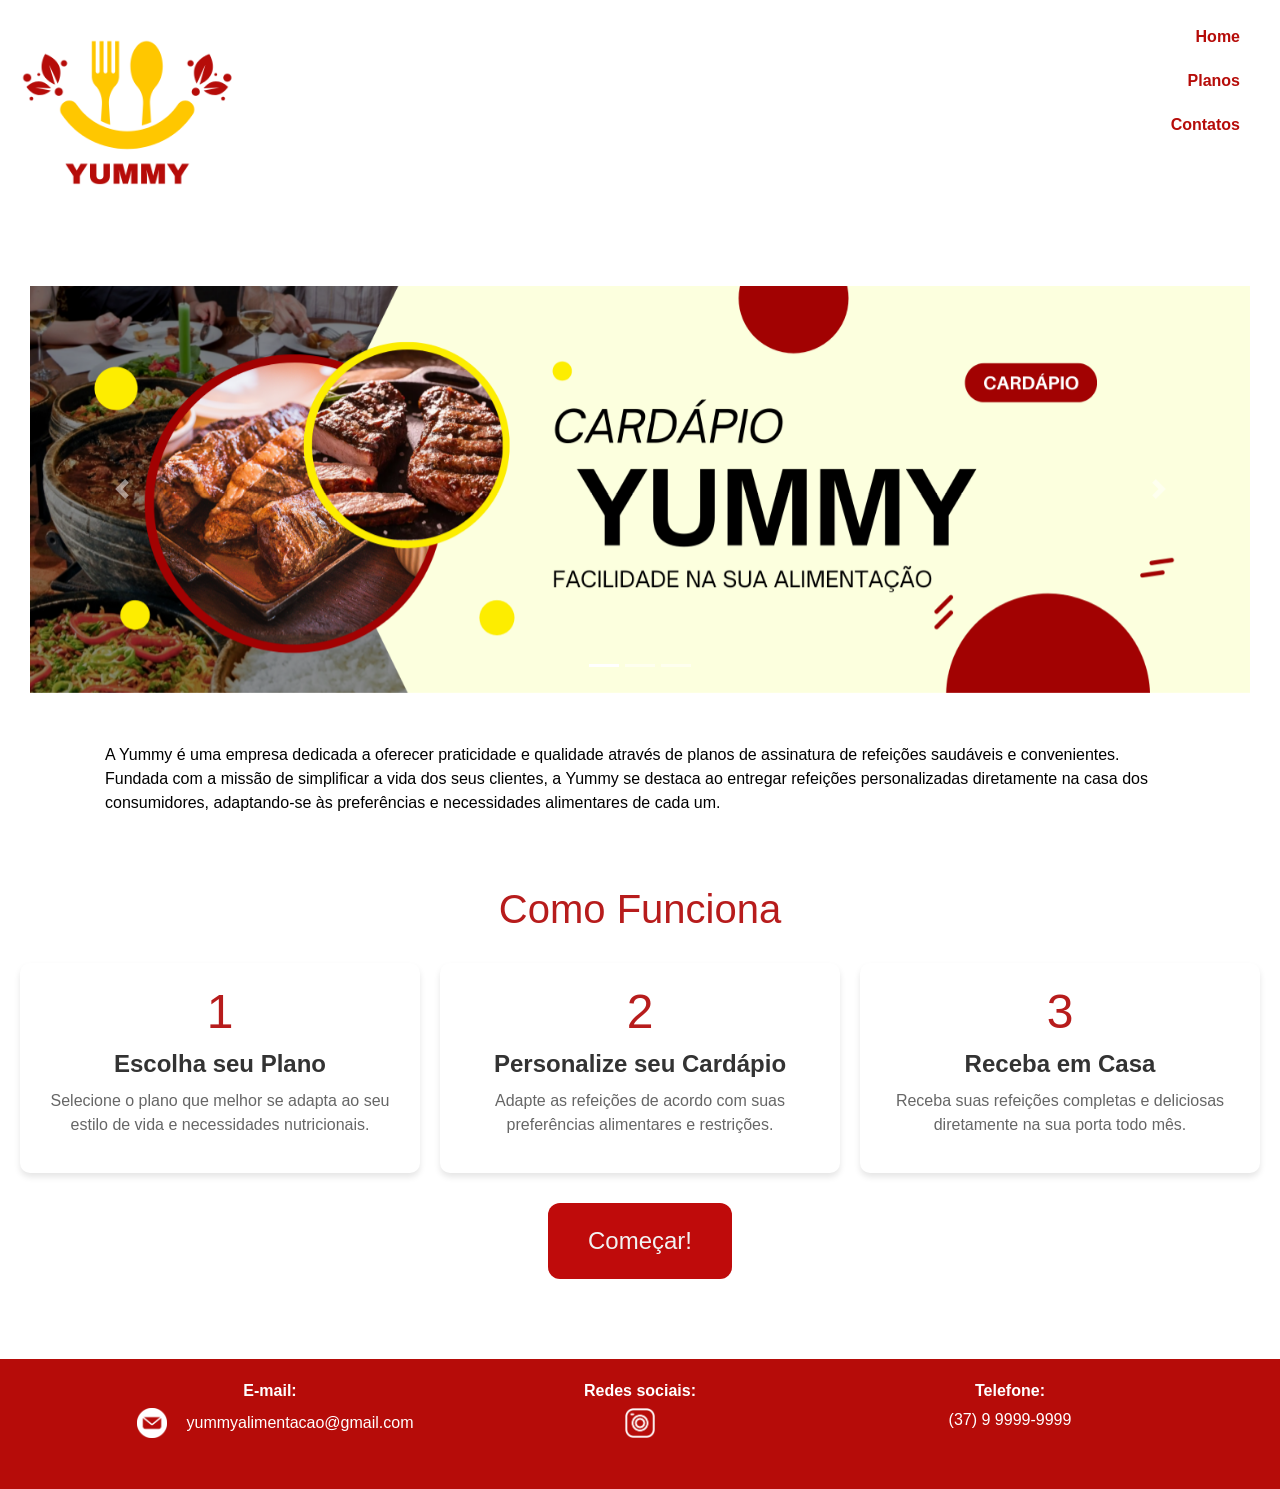
<file: index.html>
<!DOCTYPE html>
<html lang="pt-BR">
<head>
    <meta charset="UTF-8">
    <meta name="viewport" content="width=device-width, initial-scale=1.0">
    <link rel="stylesheet" href="style.css">
    <link rel="stylesheet" href="https://stackpath.bootstrapcdn.com/bootstrap/4.1.3/css/bootstrap.min.css" integrity="sha384-MCw98/SFnGE8fJT3GXwEOngsV7Zt27NXFoaoApmYm81iuXoPkFOJwJ8ERdknLPMO" crossorigin="anonymous">
    <title>YUMMY</title>
</head>
<body>
    
    <header>
        <div class="container-fluid">
            <div class="row">
                <div class="col-logo">
                    <a href="index.html">
                    <img src="img/logo.png" alt="logo">
                </a>
                </div>
                <div class="col">
                    <ul class="nav flex-column">
                      <li class="nav-item"> 
                        <a class="nav-link active" href="#">Home</a>
                      </li>
                        <li class="nav-item">
                          <a class="nav-link active" href="planos.html">Planos</a>
                        </li>
                        <li class="nav-item">
                          <a class="nav-link" href="contatos.html">Contatos</a>
                        </li>
                      </ul>
                </div>
            </div>
        </div> 
    </header> 



<div class="container-carrosel">
    <div id="carouselExampleIndicators" class="carousel slide" data-ride="carousel">
        <ol class="carousel-indicators">
            <li data-target="#carouselExampleIndicators" data-slide-to="0" class="active"></li>
            <li data-target="#carouselExampleIndicators" data-slide-to="1"></li>
            <li data-target="#carouselExampleIndicators" data-slide-to="2"></li>
        </ol>
        <div class="carousel-inner">
            <div class="carousel-item active">
                <img class="d-block w-100" src="img/carrosel-1.png" alt="Primeiro Slide">
            </div>
            <div class="carousel-item">
                <img class="d-block w-100" src="img/carrosel-2.png" alt="Segundo Slide">
            </div>
            <div class="carousel-item">
                <img class="d-block w-100" src="img/carrosel-3.png" alt="Terceiro Slide">
            </div>
        </div>
        <a class="carousel-control-prev" href="#carouselExampleIndicators" role="button" data-slide="prev">
            <span class="carousel-control-prev-icon" aria-hidden="true"></span>
            <span class="sr-only">Anterior</span>
        </a>
        <a class="carousel-control-next" href="#carouselExampleIndicators" role="button" data-slide="next">
            <span class="carousel-control-next-icon" aria-hidden="true"></span>
            <span class="sr-only">Próximo</span>
        </a>
    </div>
</div>


<section>
    
    <div class="container">
    <div class="row">
        <div class="col">
            <div class="card-des">
                <div class="card-body">
                    A Yummy é uma empresa dedicada a oferecer praticidade e qualidade através de planos de assinatura de refeições saudáveis e convenientes. Fundada com a missão de simplificar a vida dos seus clientes, a Yummy se destaca ao entregar refeições personalizadas diretamente na casa dos consumidores, adaptando-se às preferências e necessidades alimentares de cada um.
                
                </div>
              </div>
        </div>
    </div>
</div>

    <div class="passo1">
        <h1>Como Funciona</h1>
        <div class="passo1-cards">
            <div class="passo1-card">
                <h2 class="passo1-number">1</h2>
                <h3 class="passo1-title">Escolha seu Plano</h3>
                <p class="passo1-text">Selecione o plano que melhor se adapta ao seu estilo de vida e necessidades nutricionais.</p>
            </div>
            <div class="passo1-card">
                <h2 class="passo1-number">2</h2>
                <h3 class="passo1-title">Personalize seu Cardápio</h3>
                <p class="passo1-text">Adapte as refeições de acordo com suas preferências alimentares e restrições.</p>
            </div>
            <div class="passo1-card">
                <h2 class="passo1-number">3</h2>
                <h3 class="passo1-title">Receba em Casa</h3>
                <p class="passo1-text">Receba suas refeições completas e deliciosas diretamente na sua porta todo mês.</p>
            </div>
        </div>


        <div class="container194">
            <div class="row">
                <div class="col">
                    <a href="planos.html"> 
                        <button class="comecar">Começar!</button>
                    </a>
                </div>
            </div>
        </div>
</section>



<footer>
    <div class="container">
        <div class="row">
            <div class="col-4">
                <strong>E-mail:</strong>
                <p><img src="img/email-logo.png" alt="Twitter" style="width: 30px; margin: 0 10px;"></a> yummyalimentacao@gmail.com</p>
            </div>
            <div class="col-4">
                <strong>Redes sociais:</strong>
                <p><a href="https://www.instagram.com/yummy.alimentacao24/?igsh=MWQ3aTR3ZXFkOGJoNA%3D%3D"><img src="img/instagram-logo.png" alt="Twitter" style="width: 30px; margin: 0 10px;"></a>
                </p>
            </div>
            <div class="col-4">
                <strong>Telefone:</strong>
                <p>(37) 9 9999-9999</p>
            </div>
    </div>
</footer>


<button id="voltarTopo" title="Voltar ao topo">↑</button>

<script src="script.js"></script>

<script src="https://code.jquery.com/jquery-3.3.1.slim.min.js" integrity="sha384-q8i/X+965DzO0rT7abK41JStQIAqVgRVzpbzo5smXKp4YfRvH+8abtTE1Pi6jizo" crossorigin="anonymous"></script>
<script src="https://cdnjs.cloudflare.com/ajax/libs/popper.js/1.14.3/umd/popper.min.js" integrity="sha384-ZMP7rVo3mIykV+2+9J3UJ46jBk2VOi9GVR1CqjIhnuXs2JhEZv3g0JOV6TGh35j8" crossorigin="anonymous"></script>
<script src="https://stackpath.bootstrapcdn.com/bootstrap/4.1.3/js/bootstrap.min.js" integrity="sha384-ChfqqxuZUCnJSK3+MXmPNIyE6ZbWh2IMqE241rYiqJxyMiZ6OW/JmZQ5stwEULTy" crossorigin="anonymous"></script>

</body>
</html>
</file>
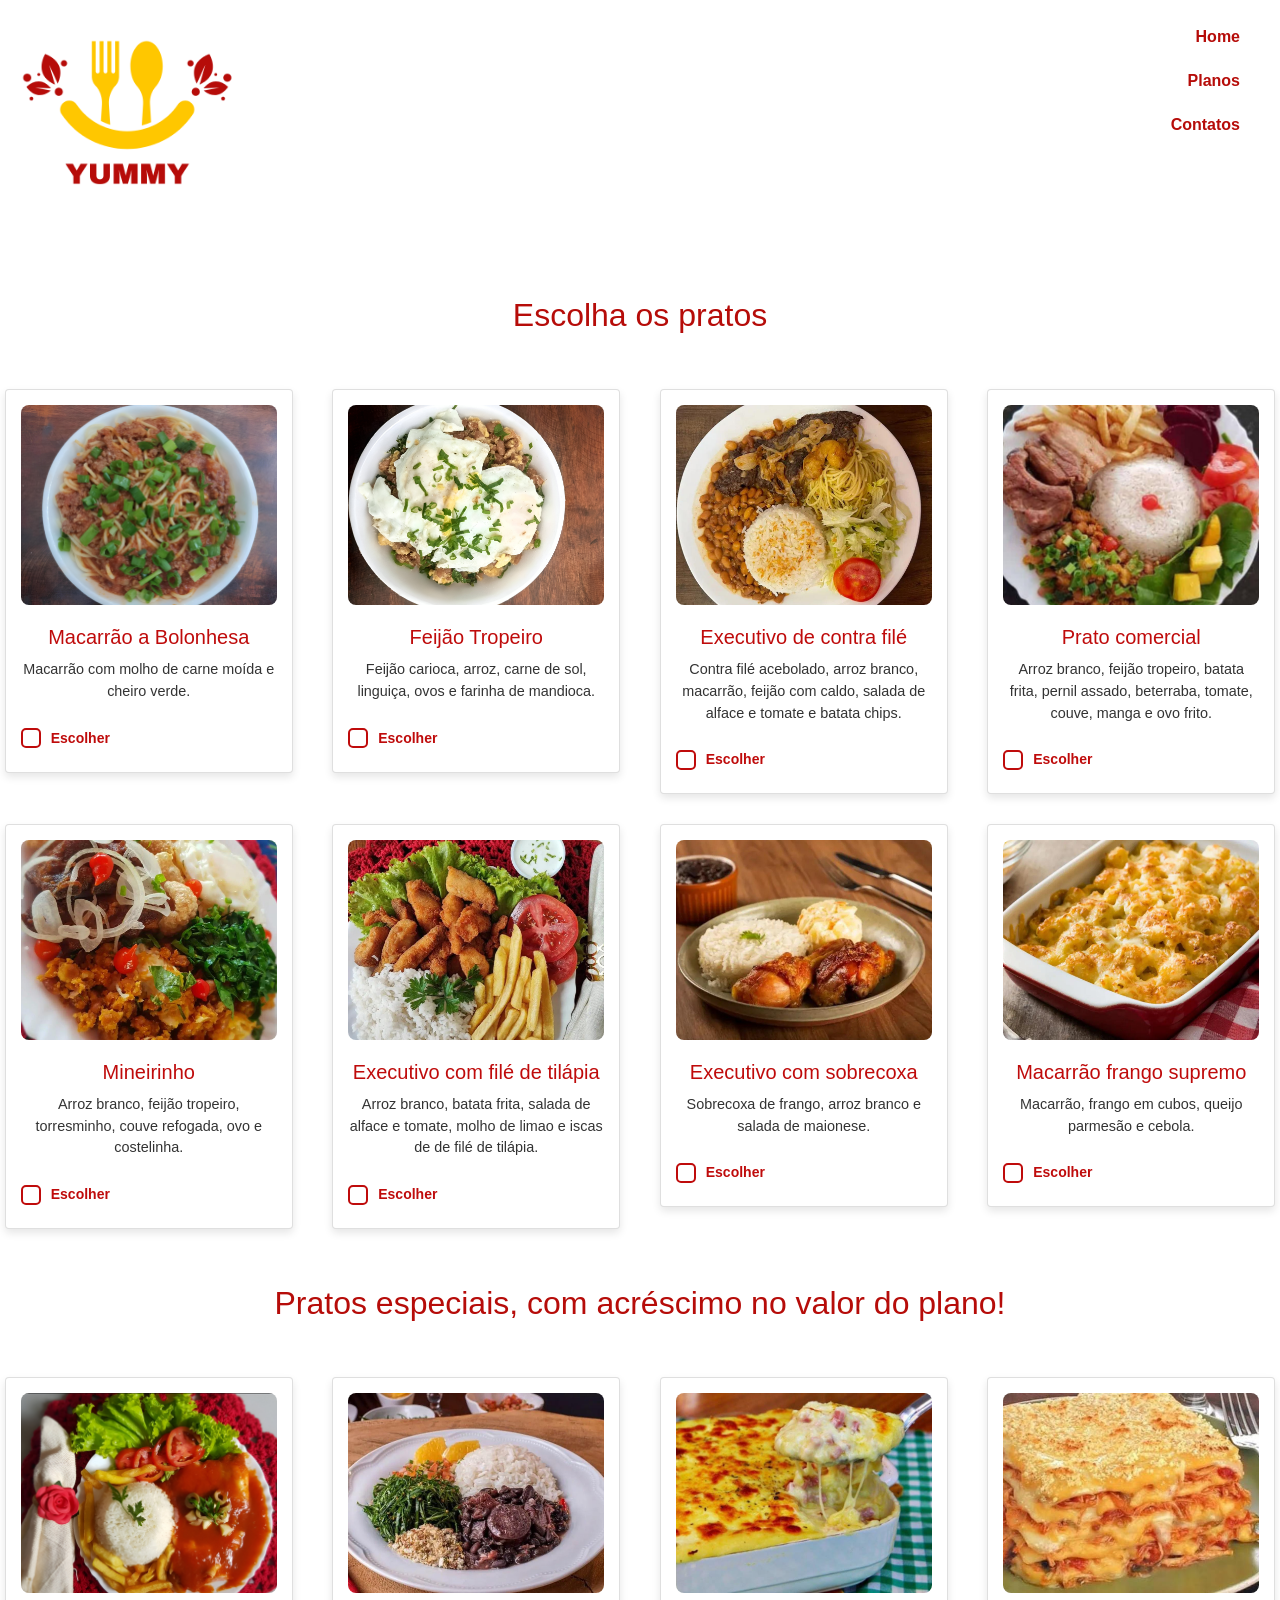
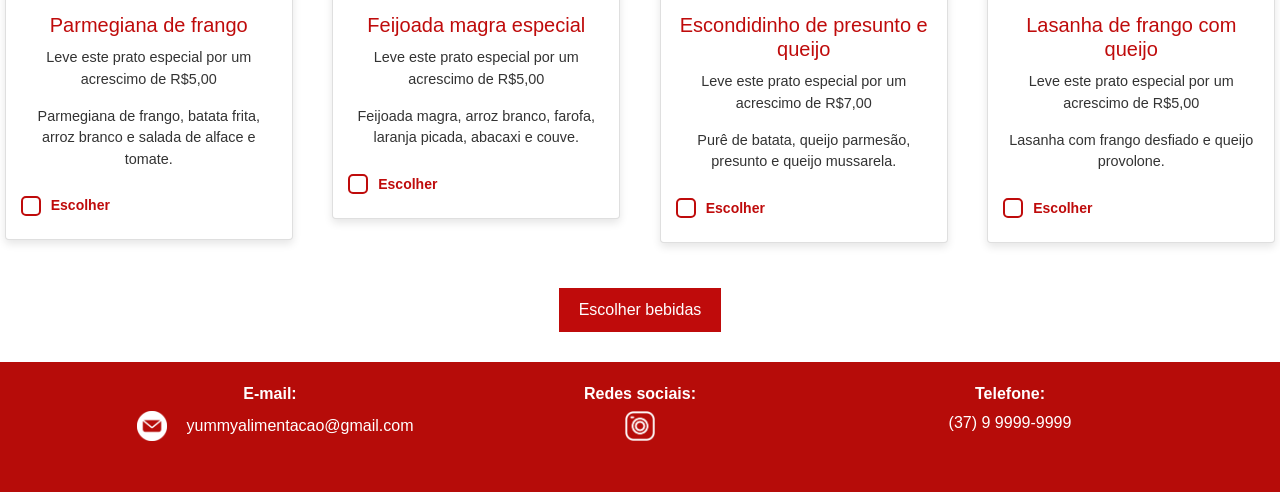
<file: alimentos.html>
<!DOCTYPE html>
<html lang="pt-BR">
<head>
    <meta charset="UTF-8">
    <meta name="viewport" content="width=device-width, initial-scale=1.0">
    <link rel="stylesheet" href="style.css">
    <link rel="stylesheet" href="https://stackpath.bootstrapcdn.com/bootstrap/4.1.3/css/bootstrap.min.css" integrity="sha384-MCw98/SFnGE8fJT3GXwEOngsV7Zt27NXFoaoApmYm81iuXoPkFOJwJ8ERdknLPMO" crossorigin="anonymous">
    <title>Escolha pratos</title>
</head>
<body>

    <header>
        <div class="container-fluid">
            <div class="row">
                <div class="col-logo">
                    <a href="index.html">
                    <img src="img/logo.png" alt="logo">
                </a>
                </div>
                <div class="col">
                    <ul class="nav flex-column">
                      <li class="nav-item">
                        <a class="nav-link active" href="index.html">Home</a>
                      </li>
                        <li class="nav-item">
                          <a class="nav-link active" href="planos.html">Planos</a>
                        </li>
                        <li class="nav-item">
                          <a class="nav-link" href="contatos.html">Contatos</a>
                        </li>
                      </ul>
                </div>
            </div>
        </div>
    </header> 


<section>
    <div class="container-title"> 
        <h2>Escolha os pratos</h2>
    </div>
    <div class="container-checkbox">
        <div class="row">
            <div class="col">
                <form>
                    <div class="alimentos">
                        <div class="row">
                            <div class="col-12 col-sm-6 col-md-3">
                                <div class="card">
                                    <img src="img/alimentos_1/bolonhesa.jpg" alt="Macarrão a Bolonhesa">
                                    <h3>Macarrão a Bolonhesa</h3>
                                    <p>Macarrão com molho de carne moída e cheiro verde.</p>
                                    <label><input type="checkbox" name="alimentos" value="macarrao"> Escolher</label>
                                </div>
                            </div>

                            <div class="col-12 col-sm-6 col-md-3">
                                <div class="card">
                                    <img src="img/alimentos_1/tropeiro_grande.jpg" alt="Feijão Tropeiro">
                                    <h3>Feijão Tropeiro</h3>
                                    <p>Feijão carioca, arroz, carne de sol, linguiça, ovos e farinha de mandioca.</p>
                                    <label><input type="checkbox" name="alimentos" value="feijao"> Escolher</label>
                                </div>
                            </div>

                            

                            <div class="col-12 col-sm-6 col-md-3">
                                <div class="card">
                                    <img src="img/alimentos_1/prato_1.jpg" alt="prato 1">
                                    <h3>Executivo de contra filé</h3>
                                    <p>Contra filé acebolado, arroz branco, macarrão, feijão com caldo, salada de alface e tomate e batata chips.</p>
                                    <label><input type="checkbox" name="alimentos" value="prato_1"> Escolher</label>
                                </div>
                            </div>

                            <div class="col-12 col-sm-6 col-md-3">
                                <div class="card">
                                    <img src="img/alimentos_1/prato_2.jpg" alt="prato2">
                                    <h3>Prato comercial</h3>
                                    <p>Arroz branco, feijão tropeiro, batata frita, pernil assado, beterraba, tomate, couve, manga e ovo frito.</p>
                                    <label><input type="checkbox" name="alimentos" value="prato_2"> Escolher</label>
                                </div>
                            </div>

                            <div class="col-12 col-sm-6 col-md-3">
                                <div class="card">
                                    <img src="img/alimentos_1/prato_3.jpg" alt="prato 3">
                                    <h3>Mineirinho</h3>
                                    <p>Arroz branco, feijão tropeiro, torresminho, couve refogada, ovo e costelinha.</p>
                                    <label><input type="checkbox" name="alimentos" value="prato_3"> Escolher</label>
                                </div>
                            </div>
                            
                            <div class="col-12 col-sm-6 col-md-3">
                                <div class="card">
                                    <img src="img/alimentos_1/prato_4.jpg" alt="prato 4">
                                    <h3>Executivo com filé de tilápia</h3>
                                    <p>Arroz branco, batata frita, salada de alface e tomate, molho de limao e iscas de de filé de tilápia.</p>
                                    <label><input type="checkbox" name="alimentos" value="Prato_4"> Escolher</label>
                                </div>
                            </div>
                            
                            <div class="col-12 col-sm-6 col-md-3">
                                <div class="card">
                                    <img src="img/alimentos_1/prato_5.jpg" alt="prato_5">
                                    <h3>Executivo com sobrecoxa</h3>
                                    <p>Sobrecoxa de frango, arroz branco e salada de maionese.</p>
                                    <label><input type="checkbox" name="alimentos" value="prato_5"> Escolher</label>
                                </div>
                            </div>
                            
                           

                            <div class="col-12 col-sm-6 col-md-3">
                                <div class="card">
                                    <img src="img/alimentos_1/prato_8.jpg" alt="Macarrão frango supremo">
                                    <h3>Macarrão frango supremo</h3>
                                    <p>Macarrão, frango em cubos, queijo parmesão e cebola.</p>
                                    <label><input type="checkbox" name="alimentos" value="Macarrao_frango_supremo"> Escolher</label>
                                </div>
                            </div>
                        </div>
                    </div>
                </form>
            </div>
        </div>
    </div>



    <div class="container-title"> 
        <h2>Pratos especiais, com acréscimo no valor do plano!</h2>
    </div>
    <div class="container-checkbox">
        <div class="row">
            <div class="col">
                <form>
                    <div class="alimentos">
                        <div class="row">

                            <div class="col-12 col-sm-6 col-md-3">
                                <div class="card">
                                    <img src="img/alimentos_1/parmegiana-1.jpeg" alt="Bife à Parmegiana">
                                    <h3>Parmegiana de frango</h3>
                                    <p>Leve este prato especial por um acrescimo de R$5,00</p>
                                    <p>Parmegiana de frango, batata frita, arroz branco e salada de alface e tomate.</p>
                                    <label><input type="checkbox" name="alimentos" value="bife-a-parmegiana"> Escolher</label>
                                </div>
                            </div>

                            <div class="col-12 col-sm-6 col-md-3">
                                <div class="card">
                                    <img src="img/alimentos_1/feijoada.jpg" alt="feijoada">
                                    <h3>Feijoada magra especial</h3>
                                    <p>Leve este prato especial por um acrescimo de R$5,00</p>
                                    <p>Feijoada magra, arroz branco, farofa, laranja picada, abacaxi e couve.</p>
                                    <label><input type="checkbox" name="alimentos" value="feijoada"> Escolher</label>
                                </div>
                            </div>

                           
                            
                            <div class="col-12 col-sm-6 col-md-3">
                                <div class="card">
                                    <img src="img/alimentos_1/prato_6.jpg" alt="Escondidinho de presunto e queijo">
                                    <h3>Escondidinho de presunto e queijo</h3>
                                    <p>Leve este prato especial por um acrescimo de R$7,00</p>
                                    <p>Purê de batata, queijo parmesão, presunto e queijo mussarela.</p>
                                    <label><input type="checkbox" name="alimentos" value="Escondidinho_de_presunto_e_queijo"> Escolher</label>
                                </div>
                            </div>
                           
                            <div class="col-12 col-sm-6 col-md-3">
                                <div class="card">
                                    <img src="img/alimentos_1/prato_7.jpg" alt="Lasanha de frango">
                                    <h3>Lasanha de frango com queijo</h3>
                                    <p>Leve este prato especial por um acrescimo de R$5,00</p>
                                    <p>Lasanha com frango desfiado e queijo provolone.</p>
                                    <label><input type="checkbox" name="alimentos" value="lasanha_de_frango"> Escolher</label>
                                </div>
                            </div>

                            
                        </div>
                    </div>
                </form>
            </div>
        </div>
    </div>




    
    <div class="container193">
        <div class="row">
            <div class="col">
                <a href="bebidaslata.html"> 
                    <button id="escolherPratos" class="escolher-pratos">Escolher bebidas</button>
                </a>
            </div>
        </div>
    </div>
  

</section>


<footer>
    <div class="container">
        <div class="row">
            <div class="col-4">
                <strong>E-mail:</strong>
                <p><img src="img/email-logo.png" alt="Twitter" style="width: 30px; margin: 0 10px;"></a> yummyalimentacao@gmail.com</p>
            </div>
            <div class="col-4">
                <strong>Redes sociais:</strong>
                <p><a href="https://www.instagram.com/yummy.alimentacao24/?igsh=MWQ3aTR3ZXFkOGJoNA%3D%3D"><img src="img/instagram-logo.png" alt="Twitter" style="width: 30px; margin: 0 10px;"></a>
                </p>
            </div>
            <div class="col-4">
                <strong>Telefone:</strong>
                <p>(37) 9 9999-9999</p>
            </div>
        </div>
    </div>
</footer>


<button id="voltarTopo" title="Voltar ao topo">↑</button>

<script src="script.js"></script>

<script src="https://code.jquery.com/jquery-3.3.1.slim.min.js" integrity="sha384-q8i/x+965DzO0rT7b+VrcIc8C9p3t7f8X5Sm0lFfX9R2eP5Ck1zH0bKpk3Kokn0jT" crossorigin="anonymous"></script>
<script src="https://cdnjs.cloudflare.com/ajax/libs/popper.js/1.14.7/umd/popper.min.js" integrity="sha384-vFJXuSJphROIr+Or8f9t8KkmyFf4gxwo6gDqV6ZZ4/6f5w6EYjmU2Q4c1X+8XjRr" crossorigin="anonymous"></script>
<script src="https://stackpath.bootstrapcdn.com/bootstrap/4.1.3/js/bootstrap.min.js" integrity="sha384-JZR6Spejh4U02d8jOt6vLEHfe/JQw4N2tV/p65qg60v6o/iFQAhcXlJJXQw+J1bF" crossorigin="anonymous"></script>

</body>
</html>
</file>
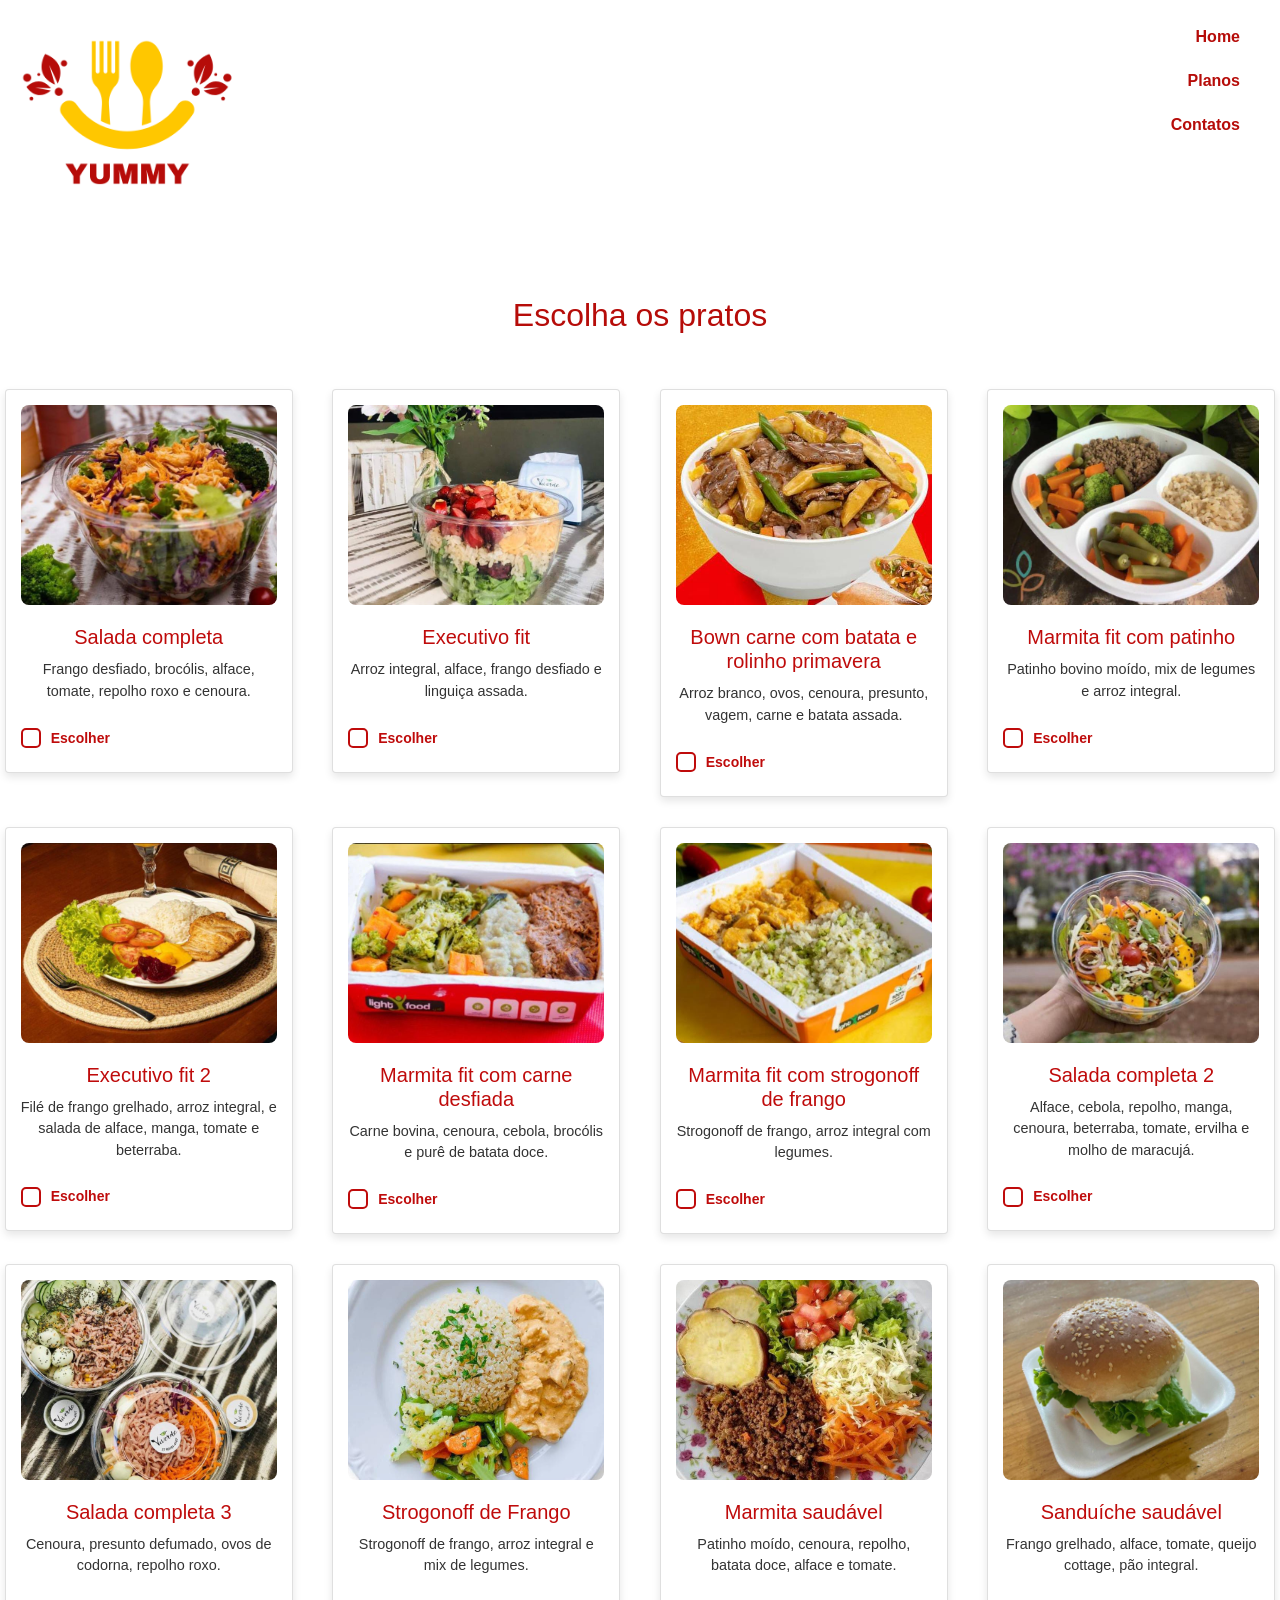
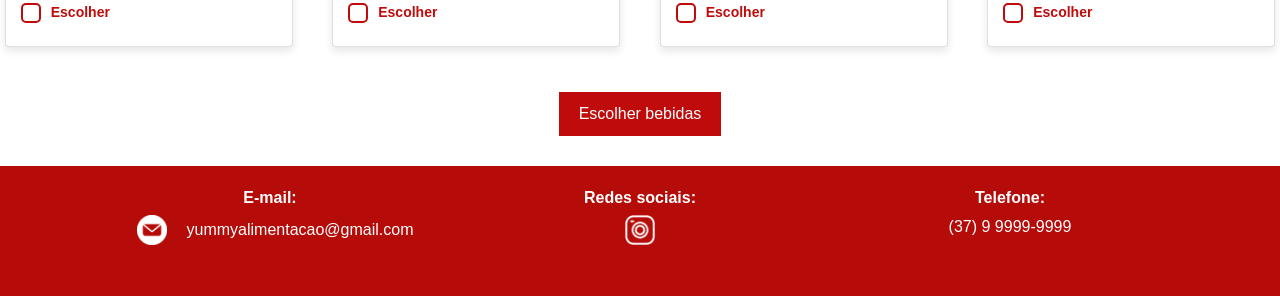
<file: alimentos_fit.html>
<!DOCTYPE html>
<html lang="pt-BR">
<head>
    <meta charset="UTF-8">
    <meta name="viewport" content="width=device-width, initial-scale=1.0">
    <link rel="stylesheet" href="style.css">
    <link rel="stylesheet" href="https://stackpath.bootstrapcdn.com/bootstrap/4.1.3/css/bootstrap.min.css" integrity="sha384-MCw98/SFnGE8fJT3GXwEOngsV7Zt27NXFoaoApmYm81iuXoPkFOJwJ8ERdknLPMO" crossorigin="anonymous">
    <title>Escolha pratos Fitness</title>
</head>
<body>

    <header>
        <div class="container-fluid">
            <div class="row">
                <div class="col-logo">
                    <a href="index.html">
                    <img src="img/logo.png" alt="logo">
                </a>
                </div>
                <div class="col">
                    <ul class="nav flex-column">
                      <li class="nav-item">
                        <a class="nav-link active" href="index.html">Home</a>
                      </li>
                        <li class="nav-item">
                          <a class="nav-link active" href="planos.html">Planos</a>
                        </li>
                        <li class="nav-item">
                          <a class="nav-link" href="contatos.html">Contatos</a>
                        </li>
                      </ul>
                </div>
            </div>
        </div>
    </header>

    <section>
        <div class="container-title"> 
            <h2>Escolha os pratos</h2>
        </div>

        <div class="container-checkbox">
            <div class="row">
                <div class="col">
                    <form>
                        <div class="alimentos">
                            <div class="row">
                                <!-- Card 1 -->
                                <div class="col-12 col-sm-6 col-md-3">
                                    <div class="card">
                                        <img src="img/alimentos_fit/marmita_1.jpg" alt="Salada completa" class="img-clickable">
                                        <h3>Salada completa</h3>
                                        <p>Frango desfiado, brocólis, alface, tomate, repolho roxo e cenoura.</p>
                                        <label><input type="checkbox" name="alimentos" value="marmita_1"> Escolher</label>
                                    </div>
                                </div>

                                <!-- Card 2 -->
                                <div class="col-12 col-sm-6 col-md-3">
                                    <div class="card">
                                        <img src="img/alimentos_fit/marmita_2.jpg" alt="Executivo fit" class="img-clickable">
                                        <h3>Executivo fit</h3>
                                        <p>Arroz integral, alface, frango desfiado e linguiça assada.</p>
                                        <label><input type="checkbox" name="alimentos" value="executivo_fit"> Escolher</label>
                                    </div>
                                </div>

                                <!-- Card 3 -->
                                <div class="col-12 col-sm-6 col-md-3">
                                    <div class="card">
                                        <img src="img/alimentos_fit/marmita_3.jpeg" alt="Bown carne com batata" class="img-clickable">
                                        <h3>Bown carne com batata e rolinho primavera</h3>
                                        <p>Arroz branco, ovos, cenoura, presunto, vagem, carne e batata assada.</p>
                                        <label><input type="checkbox" name="alimentos" value="Bown_carne"> Escolher</label>
                                    </div>
                                </div>

                                <!-- Card 4 -->
                                <div class="col-12 col-sm-6 col-md-3">
                                    <div class="card">
                                        <img src="img/alimentos_fit/marmita_4.jpeg" alt="Marmita fit" class="img-clickable">
                                        <h3>Marmita fit com patinho</h3>
                                        <p>Patinho bovino moído, mix de legumes e arroz integral.</p>
                                        <label><input type="checkbox" name="alimentos" value="marmita_fit"> Escolher</label>
                                    </div>
                                </div>

                                <!-- Card 5 -->
                                <div class="col-12 col-sm-6 col-md-3">
                                    <div class="card">
                                        <img src="img/alimentos_fit/marmita_5.jpeg" alt="Executivo fit 2" class="img-clickable">
                                        <h3>Executivo fit 2</h3>
                                        <p>Filé de frango grelhado, arroz integral, e salada de alface, manga, tomate e beterraba.</p>
                                        <label><input type="checkbox" name="alimentos" value="executivo_fit2"> Escolher</label>
                                    </div>
                                </div>

                                <!-- Card 6 -->
                                <div class="col-12 col-sm-6 col-md-3">
                                    <div class="card">
                                        <img src="img/alimentos_fit/marmita_6.jpeg" alt="Marmita fit com carne desfiada" class="img-clickable">
                                        <h3>Marmita fit com carne desfiada</h3>
                                        <p>Carne bovina, cenoura, cebola, brocólis e purê de batata doce.</p>
                                        <label><input type="checkbox" name="alimentos" value="marmita_fit3"> Escolher</label>
                                    </div>
                                </div>

                                <!-- Card 7 -->
                                <div class="col-12 col-sm-6 col-md-3">
                                    <div class="card">
                                        <img src="img/alimentos_fit/marmita_7.jpeg" alt="Marmita fit com strogonoff de frango" class="img-clickable">
                                        <h3>Marmita fit com strogonoff de frango</h3>
                                        <p>Strogonoff de frango, arroz integral com legumes.</p>
                                        <label><input type="checkbox" name="alimentos" value="marmita_fit4"> Escolher</label>
                                    </div>
                                </div>

                                <!-- Card 8 -->
                                <div class="col-12 col-sm-6 col-md-3">
                                    <div class="card">
                                        <img src="img/alimentos_fit/marmita_8.jpeg" alt="Salada completa 2" class="img-clickable">
                                        <h3>Salada completa 2</h3>
                                        <p>Alface, cebola, repolho, manga, cenoura, beterraba, tomate, ervilha e molho de maracujá.</p>
                                        <label><input type="checkbox" name="alimentos" value="salada_2"> Escolher</label>
                                    </div>
                                </div>

                                <!-- Card 9 -->
                                <div class="col-12 col-sm-6 col-md-3">
                                    <div class="card">
                                        <img src="img/alimentos_fit/marmita_9.jpeg" alt="Salada completa 3" class="img-clickable">
                                        <h3>Salada completa 3</h3>
                                        <p>Cenoura, presunto defumado, ovos de codorna, repolho roxo.</p>
                                        <label><input type="checkbox" name="alimentos" value="salada_3"> Escolher</label>
                                    </div>
                                </div>

                                <!-- Card 10 -->
                                <div class="col-12 col-sm-6 col-md-3">
                                    <div class="card">
                                        <img src="img/alimentos_fit/strogonoff.jpg" alt="Strogonoff de Frango" class="img-clickable">
                                        <h3>Strogonoff de Frango</h3>
                                        <p>Strogonoff de frango, arroz integral e mix de legumes.</p>
                                        <label><input type="checkbox" name="alimentos" value="strogonoff-de-frango"> Escolher</label>
                                    </div>
                                </div>

                                <!-- Card 11 -->
                                <div class="col-12 col-sm-6 col-md-3">
                                    <div class="card">
                                        <img src="img/alimentos_fit/marmita_10.jpg" alt="Marmita saudável" class="img-clickable">
                                        <h3>Marmita saudável</h3>
                                        <p>Patinho moído, cenoura, repolho, batata doce, alface e tomate.</p>
                                        <label><input type="checkbox" name="alimentos" value="marmita_10"> Escolher</label>
                                    </div>
                                </div>

                                <!-- Card 12 -->
                                <div class="col-12 col-sm-6 col-md-3">
                                    <div class="card">
                                        <img src="img/alimentos_fit/sanduiche.jpg" alt="Sanduíche saudável" class="img-clickable">
                                        <h3>Sanduíche saudável</h3>
                                        <p>Frango grelhado, alface, tomate, queijo cottage, pão integral.</p>
                                        <label><input type="checkbox" name="alimentos" value="sanduiche"> Escolher</label>
                                    </div>
                                </div>

                            </div>
                        </div>
                    </form>
                </div>
            </div>
        </div>
    </section>


    <div class="container193">
        <div class="row">
            <div class="col">
                <a href="bebidaslata.html"> 
                    <button id="escolherPratos" class="escolher-pratos">Escolher bebidas</button>
                </a>
            </div>
        </div>
    </div>

 





    <footer>
        <div class="container">
            <div class="row">
                <div class="col-4">
                    <strong>E-mail:</strong>
                    <p><img src="img/email-logo.png" alt="Twitter" style="width: 30px; margin: 0 10px;"></a> yummyalimentacao@gmail.com</p>
                </div>
                <div class="col-4">
                    <strong>Redes sociais:</strong>
                    <p><a href="https://www.instagram.com/yummy.alimentacao24/?igsh=MWQ3aTR3ZXFkOGJoNA%3D%3D"><img src="img/instagram-logo.png" alt="Instagram" style="width: 30px; margin: 0 10px;"></a></p>
                </div>
                <div class="col-4">
                    <strong>Telefone:</strong>
                    <p>(37) 9 9999-9999</p>
                </div>
            </div>
        </div>
    </footer>

    <button id="voltarTopo" title="Voltar ao topo">↑</button>

    

    <script src="script.js"></script>

    <script src="https://code.jquery.com/jquery-3.3.1.slim.min.js" integrity="sha384-q8i/x+965DzO0rT7b+VrcIc8C9p3t7f8X5Sm0lFfX9R2eP5Ck1zH0bKpk3Kokn0jT" crossorigin="anonymous"></script>
    <script src="https://cdnjs.cloudflare.com/ajax/libs/popper.js/1.14.7/umd/popper.min.js" integrity="sha384-vFJXuSJphROIr+Or8f9t8KkmyFf4gxwo6gDqV6ZZ4/6f5w6EYjmU2Q4c1X+8XjRr" crossorigin="anonymous"></script>
    <script src="https://stackpath.bootstrapcdn.com/bootstrap/4.1.3/js/bootstrap.min.js" integrity="sha384-JZR6Spejh4U02d8jOt6vLEHfe/JQw4N2tV/p65qg60v6o/iFQAhcXlJJXQw+J1bF" crossorigin="anonymous"></script>

</body>
</html>
</file>
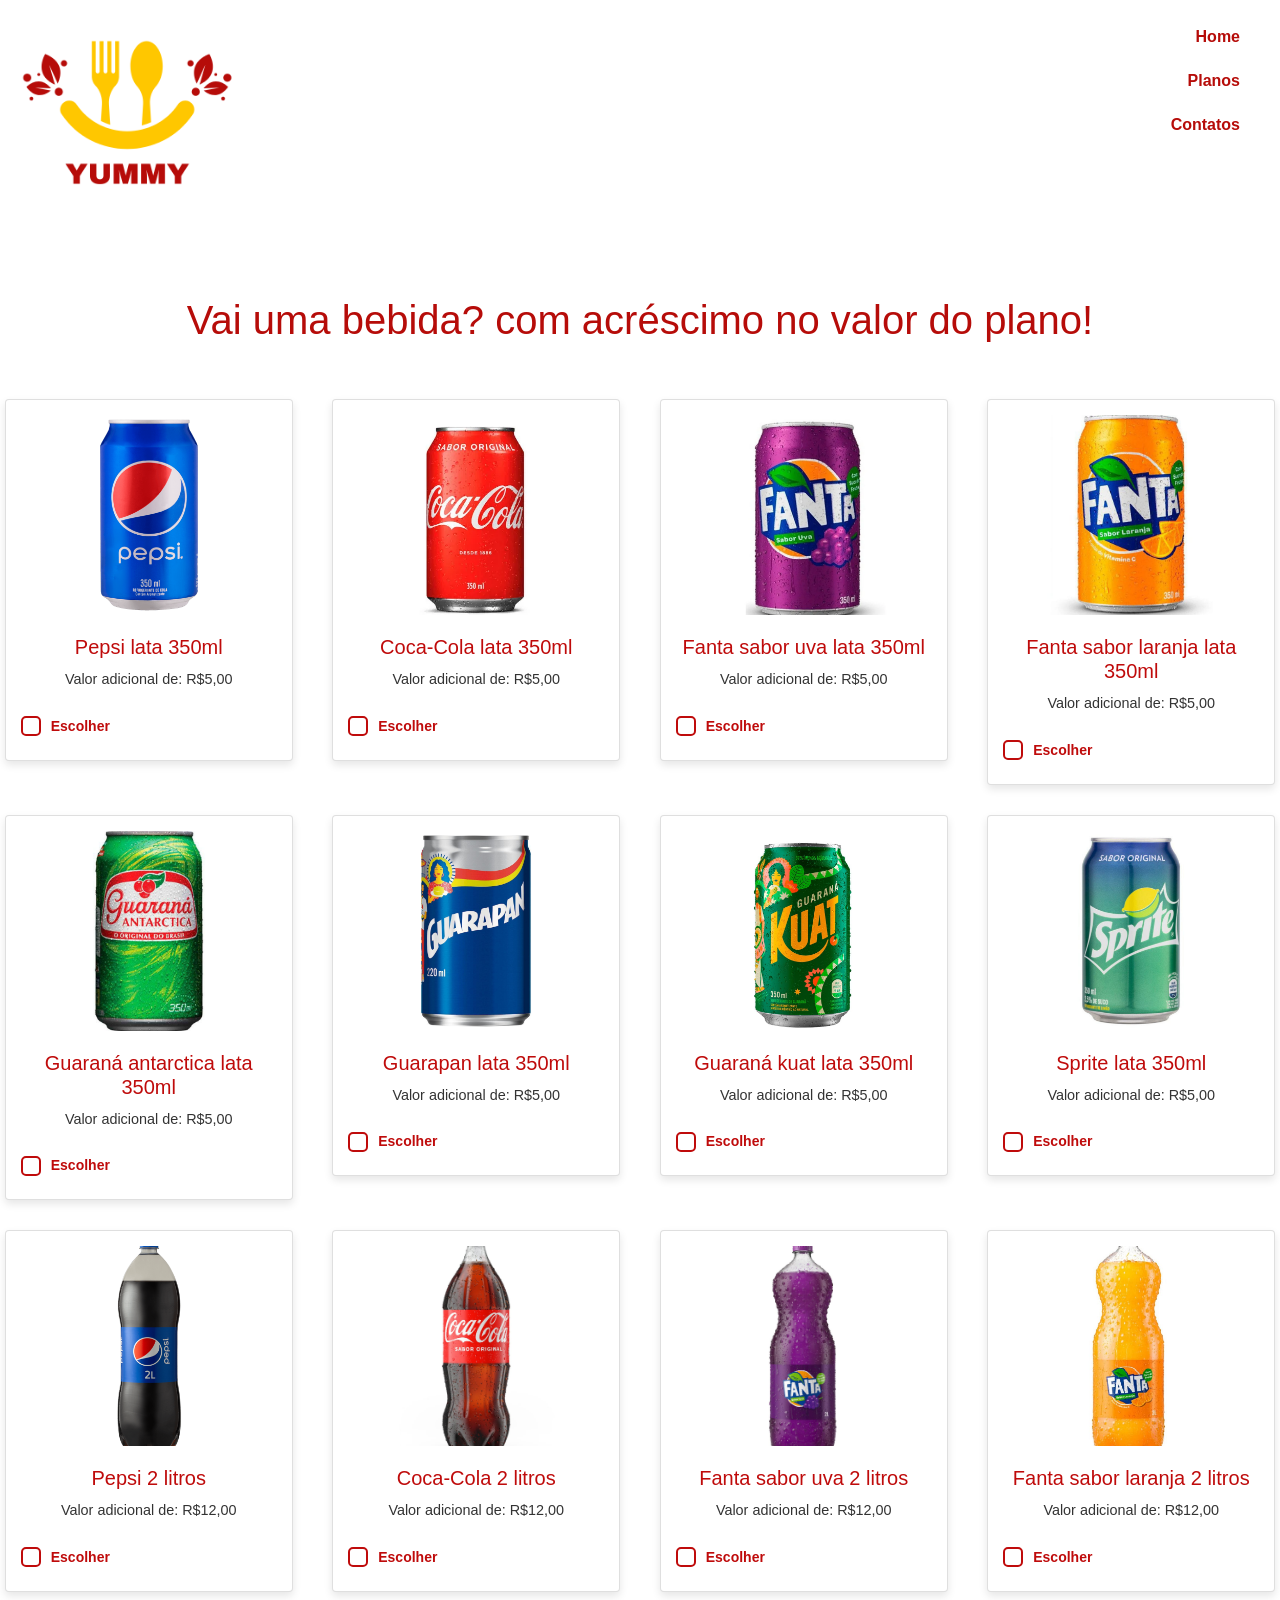
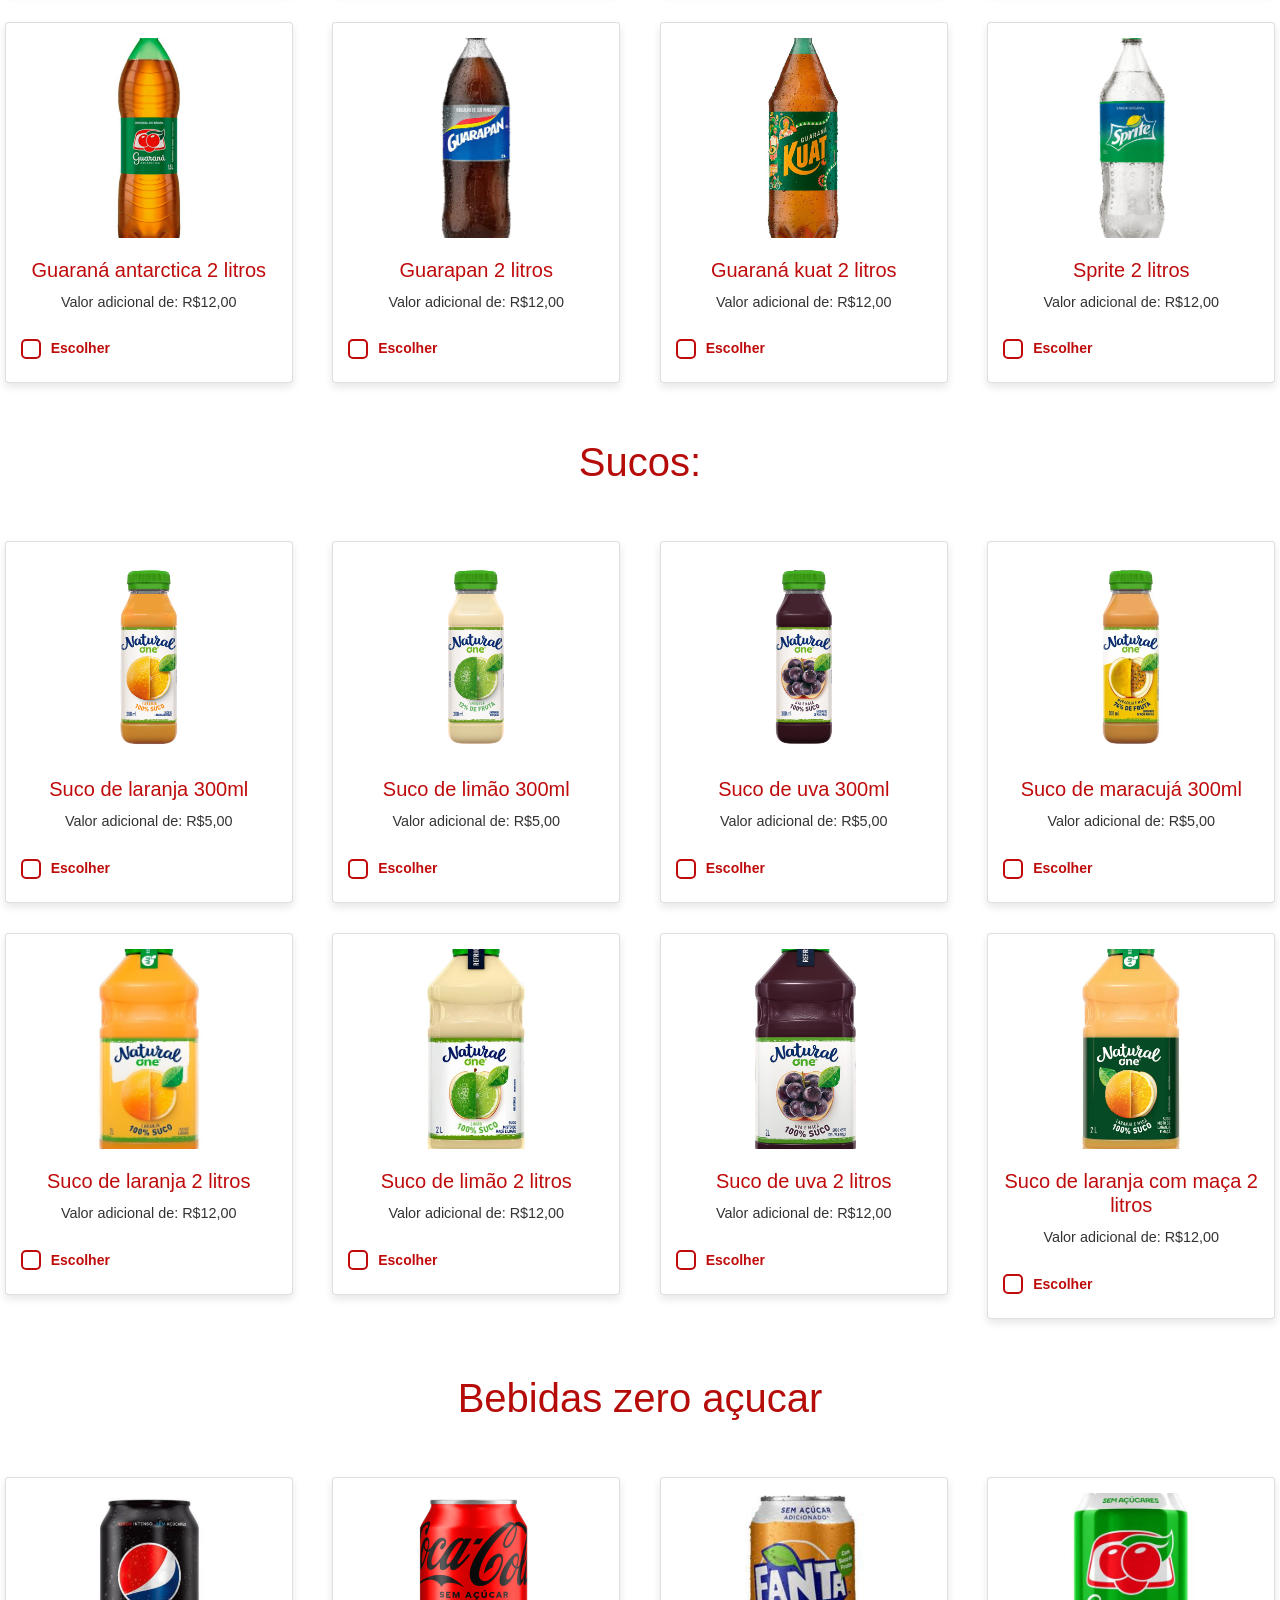
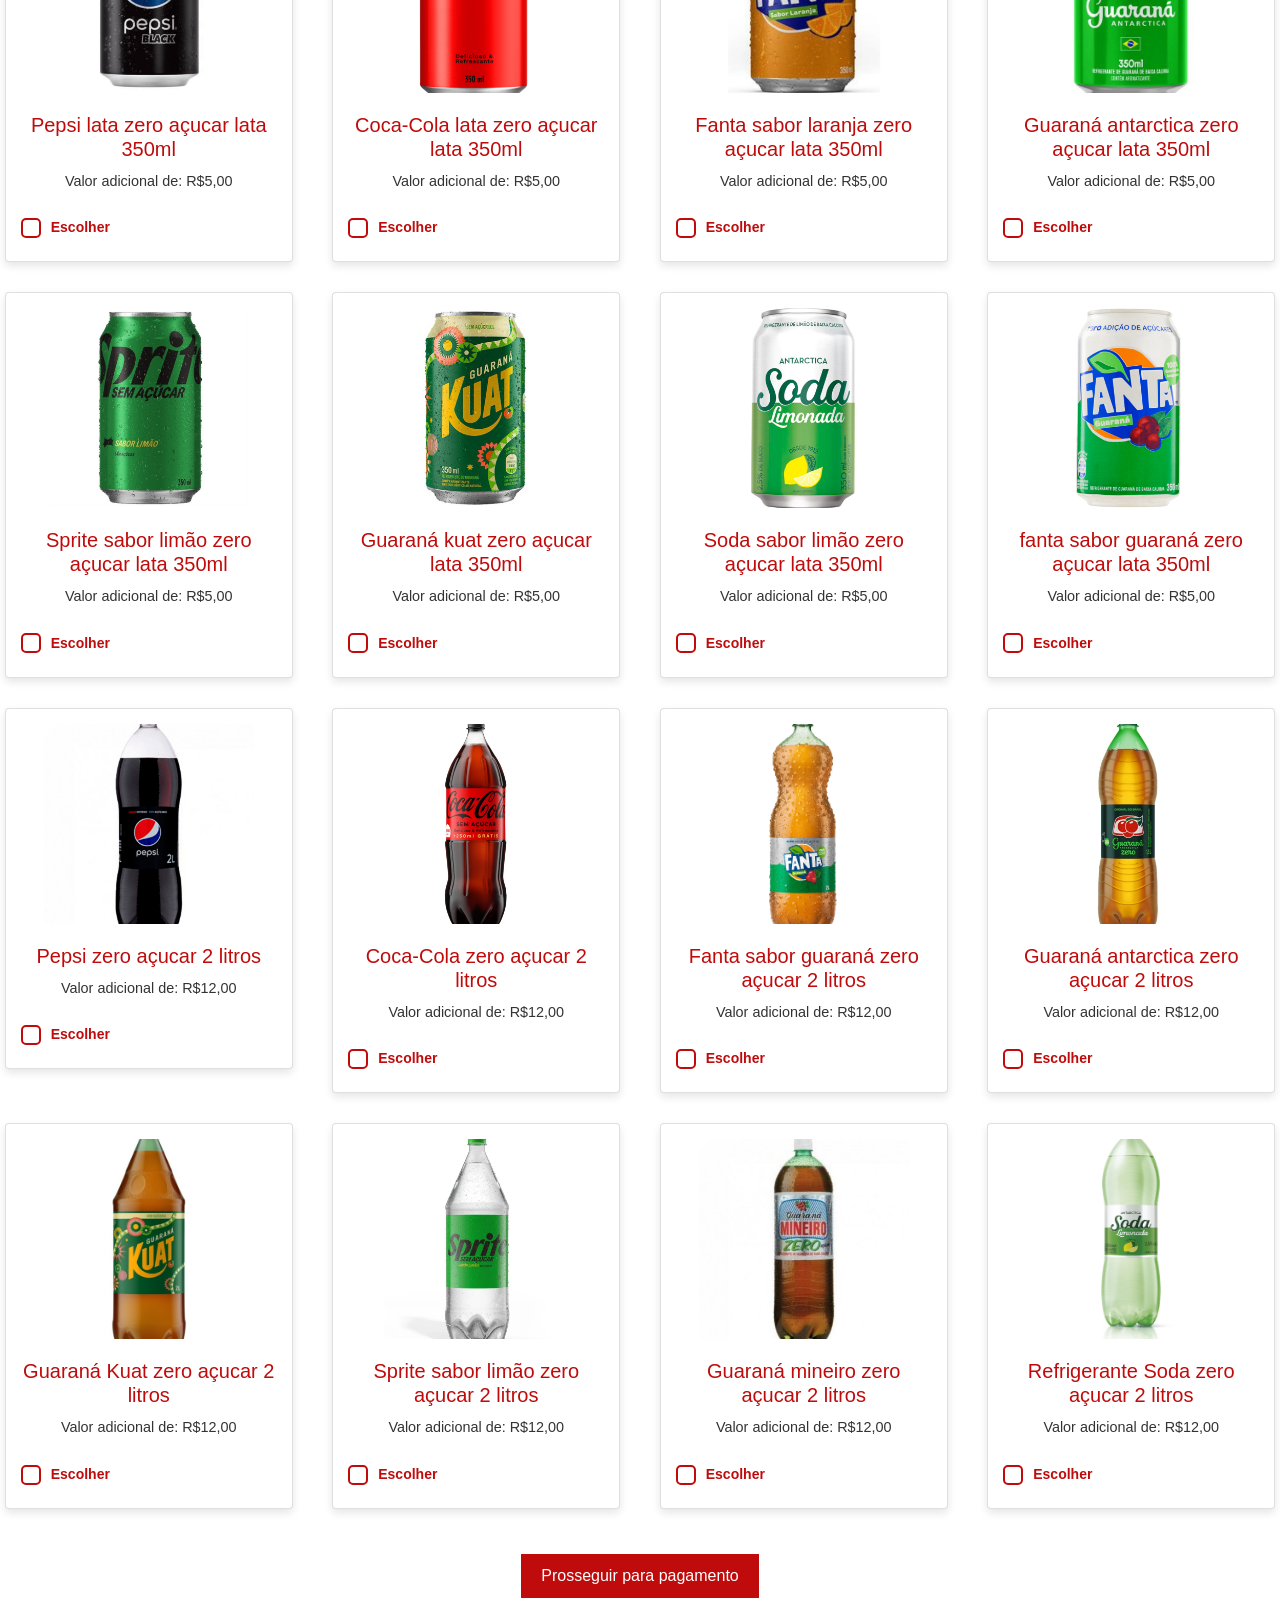
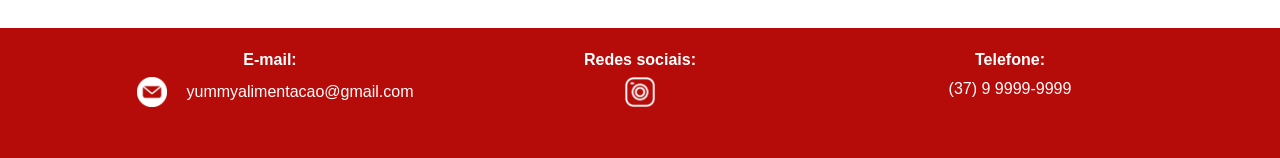
<file: bebidaslata.html>
<!DOCTYPE html>
<html lang="pt-BR">
<head>
    <meta charset="UTF-8">
    <meta name="viewport" content="width=device-width, initial-scale=1.0">
    <link rel="stylesheet" href="style.css">
    <link rel="stylesheet" href="https://stackpath.bootstrapcdn.com/bootstrap/4.1.3/css/bootstrap.min.css" integrity="sha384-MCw98/SFnGE8fJT3GXwEOngsV7Zt27NXFoaoApmYm81iuXoPkFOJwJ8ERdknLPMO" crossorigin="anonymous">
    <title>Escolha bebidas</title>
</head>
<body>

    <header>
        <div class="container-fluid">
            <div class="row">
                <div class="col-logo">
                    <a href="index.html">
                    <img src="img/logo.png" alt="logo">
                </a>
                </div>
                <div class="col">
                    <ul class="nav flex-column">
                      <li class="nav-item">
                        <a class="nav-link active" href="index.html">Home</a>
                      </li>
                        <li class="nav-item">
                          <a class="nav-link active" href="planos.html">Planos</a>
                        </li>
                        <li class="nav-item">
                          <a class="nav-link" href="contatos.html">Contatos</a>
                        </li>
                      </ul>
                </div>
            </div>
        </div>
    </header> 


<section>
    <div class="container-title"> 
        <h1>Vai uma bebida? com acréscimo no valor do plano!</h1>
    </div>
    <div class="container-checkbox">
        <div class="row">
            <div class="col">
                <form>
                    <div class="alimentos">
                        <div class="row">
                            <div class="col-12 col-sm-6 col-md-3">
                                <div class="card">
                                    <img src="img/bebidas/pepsi_lata.jpg" alt="Macarrão a Bolonhesa">
                                    <h3>Pepsi lata 350ml</h3>
                                    <p>Valor adicional de: R$5,00</p>
                                    <label><input type="checkbox" name="alimentos" value="macarrao"> Escolher</label>
                                </div>
                            </div>

                            <div class="col-12 col-sm-6 col-md-3">
                                <div class="card">
                                    <img src="img/bebidas/coca_lata.jpg" alt="Feijão Tropeiro">
                                    <h3>Coca-Cola lata 350ml</h3>
                                    <p>Valor adicional de: R$5,00</p>
                                    <label><input type="checkbox" name="alimentos" value="feijao"> Escolher</label>
                                </div>
                            </div>

                            <div class="col-12 col-sm-6 col-md-3">
                                <div class="card">
                                    <img src="img/bebidas/fanta.uva_lata.jpg" alt="Bife à Parmegiana">
                                    <h3>Fanta sabor uva lata 350ml</h3>
                                    <p>Valor adicional de: R$5,00</p>
                                    <label><input type="checkbox" name="alimentos" value="bife-a-parmegiana"> Escolher</label>
                                </div>
                            </div>

                            <div class="col-12 col-sm-6 col-md-3">
                                <div class="card">
                                    <img src="img/bebidas/fanta_lata.jpg" alt="feijoada">
                                    <h3>Fanta sabor laranja lata 350ml</h3>
                                    <p>Valor adicional de: R$5,00</p>
                                    <label><input type="checkbox" name="alimentos" value="feijoada"> Escolher</label>
                                </div>
                            </div>

                            <div class="col-12 col-sm-6 col-md-3">
                                <div class="card">
                                    <img src="img/bebidas/guarana.antarctica_lata.jpg" alt="prato 1">
                                    <h3>Guaraná antarctica lata 350ml</h3>
                                    <p>Valor adicional de: R$5,00</p>
                                    <label><input type="checkbox" name="alimentos" value="prato_1"> Escolher</label>
                                </div>
                            </div>

                            <div class="col-12 col-sm-6 col-md-3">
                                <div class="card">
                                    <img src="img/bebidas/guarapan_lata.jpg" alt="prato2">
                                    <h3>Guarapan lata 350ml</h3>
                                    <p>Valor adicional de: R$5,00</p>
                                    <label><input type="checkbox" name="alimentos" value="prato_2"> Escolher</label>
                                </div>
                            </div>

                            <div class="col-12 col-sm-6 col-md-3">
                                <div class="card">
                                    <img src="img/bebidas/kuat_lata.jpg" alt="prato 3">
                                    <h3>Guaraná kuat lata 350ml</h3>
                                    <p>Valor adicional de: R$5,00</p>
                                    <label><input type="checkbox" name="alimentos" value="prato_3"> Escolher</label>
                                </div>
                            </div>
                            
                            <div class="col-12 col-sm-6 col-md-3">
                                <div class="card">
                                    <img src="img/bebidas/sprite_lata.jpg" alt="prato 4">
                                    <h3>Sprite lata 350ml</h3>
                                    <p>Valor adicional de: R$5,00</p>
                                    <label><input type="checkbox" name="alimentos" value="Prato_4"> Escolher</label>
                                </div>
                            </div>


                            <div class="col-12 col-sm-6 col-md-3">
                                <div class="card">
                                    <img src="img/bebidas/pepsi.2l.png" alt="Macarrão a Bolonhesa">
                                    <h3>Pepsi 2 litros</h3>
                                    <p>Valor adicional de: R$12,00</p>
                                    <label><input type="checkbox" name="alimentos" value="macarrao"> Escolher</label>
                                </div>
                            </div>

                            <div class="col-12 col-sm-6 col-md-3">
                                <div class="card">
                                    <img src="img/bebidas/coca_2l.jpg" alt="Feijão Tropeiro">
                                    <h3>Coca-Cola 2 litros</h3>
                                    <p>Valor adicional de: R$12,00</p>
                                    <label><input type="checkbox" name="alimentos" value="feijao"> Escolher</label>
                                </div>
                            </div>

                            <div class="col-12 col-sm-6 col-md-3">
                                <div class="card">
                                    <img src="img/bebidas/fanta.uva_2l.jpg" alt="Bife à Parmegiana">
                                    <h3>Fanta sabor uva 2 litros</h3>
                                    <p>Valor adicional de: R$12,00</p>
                                    <label><input type="checkbox" name="alimentos" value="bife-a-parmegiana"> Escolher</label>
                                </div>
                            </div>

                            <div class="col-12 col-sm-6 col-md-3">
                                <div class="card">
                                    <img src="img/bebidas/fanta_2l.jpg" alt="feijoada">
                                    <h3>Fanta sabor laranja 2 litros</h3>
                                    <p>Valor adicional de: R$12,00</p>
                                    <label><input type="checkbox" name="alimentos" value="feijoada"> Escolher</label>
                                </div>
                            </div>

                            <div class="col-12 col-sm-6 col-md-3">
                                <div class="card">
                                    <img src="img/bebidas/guarana.antarctica_2l.jpg" alt="prato 1">
                                    <h3>Guaraná antarctica 2 litros</h3>
                                    <p>Valor adicional de: R$12,00</p>
                                    <label><input type="checkbox" name="alimentos" value="prato_1"> Escolher</label>
                                </div>
                            </div>

                            <div class="col-12 col-sm-6 col-md-3">
                                <div class="card">
                                    <img src="img/bebidas/guarapan_2l.jpg" alt="prato2">
                                    <h3>Guarapan 2 litros</h3>
                                    <p>Valor adicional de: R$12,00</p>
                                    <label><input type="checkbox" name="alimentos" value="prato_2"> Escolher</label>
                                </div>
                            </div>

                            <div class="col-12 col-sm-6 col-md-3">
                                <div class="card">
                                    <img src="img/bebidas/kuat_2l.jpg" alt="prato 3">
                                    <h3>Guaraná kuat 2 litros</h3>
                                    <p>Valor adicional de: R$12,00</p>
                                    <label><input type="checkbox" name="alimentos" value="prato_3"> Escolher</label>
                                </div>
                            </div>
                            
                            <div class="col-12 col-sm-6 col-md-3">
                                <div class="card">
                                    <img src="img/bebidas/sprite_2l.jpg" alt="prato 4">
                                    <h3>Sprite 2 litros</h3>
                                    <p>Valor adicional de: R$12,00</p>
                                    <label><input type="checkbox" name="alimentos" value="Prato_4"> Escolher</label>
                                </div>
                            </div>
                            

                        </div>
                    </div>
                </form>
            </div>
        </div>
    </div>





    <div class="container-title"> 
        <h1>Sucos:</h1>
    </div>
    <div class="container-checkbox">
        <div class="row">
            <div class="col">
                <form>
                    <div class="alimentos">
                        <div class="row">
                            <div class="col-12 col-sm-6 col-md-3">
                                <div class="card">
                                    <img src="img/bebidas/suco.laranja_300ml.png" alt="prato_5">
                                    <h3>Suco de laranja 300ml</h3>
                                    <p>Valor adicional de: R$5,00</p>
                                    <label><input type="checkbox" name="alimentos" value="prato_5"> Escolher</label>
                                </div>
                            </div>
                            
                            <div class="col-12 col-sm-6 col-md-3">
                                <div class="card">
                                    <img src="img/bebidas/suco.limao_300ml.jpg" alt="Escondidinho de presunto e queijo">
                                    <h3>Suco de limão 300ml</h3>
                                    <p>Valor adicional de: R$5,00</p>
                                    <label><input type="checkbox" name="alimentos" value="Escondidinho_de_presunto_e_queijo"> Escolher</label>
                                </div>
                            </div>
                           
                            <div class="col-12 col-sm-6 col-md-3">
                                <div class="card">
                                    <img src="img/bebidas/suco.uva_300ml.jpg" alt="Lasanha de frango">
                                    <h3>Suco de uva 300ml</h3>
                                    <p>Valor adicional de: R$5,00</p>
                                    <label><input type="checkbox" name="alimentos" value="lasanha_de_frango"> Escolher</label>
                                </div>
                            </div>

                            <div class="col-12 col-sm-6 col-md-3">
                                <div class="card">
                                    <img src="img/bebidas/suco.maracuja_300ml.jpg" alt="Macarrão frango supremo">
                                    <h3>Suco de maracujá 300ml</h3>
                                    <p>Valor adicional de: R$5,00</p>

                                    <label><input type="checkbox" name="alimentos" value="Macarrao_frango_supremo"> Escolher</label>
                                </div>
                            </div>


                            <div class="col-12 col-sm-6 col-md-3">
                                <div class="card">
                                    <img src="img/bebidas/suco.laranja_2l.jpg" alt="prato_5">
                                    <h3>Suco de laranja 2 litros</h3>
                                    <p>Valor adicional de: R$12,00</p>
                                    <label><input type="checkbox" name="alimentos" value="prato_5"> Escolher</label>
                                </div>
                            </div>
                            
                            <div class="col-12 col-sm-6 col-md-3">
                                <div class="card">
                                    <img src="img/bebidas/suco.limao_2l.jpg" alt="Escondidinho de presunto e queijo">
                                    <h3>Suco de limão 2 litros</h3>
                                    <p>Valor adicional de: R$12,00</p>
                                    <label><input type="checkbox" name="alimentos" value="Escondidinho_de_presunto_e_queijo"> Escolher</label>
                                </div>
                            </div>
                           
                            <div class="col-12 col-sm-6 col-md-3">
                                <div class="card">
                                    <img src="img/bebidas/Suco.uva_2l.jpg" alt="Lasanha de frango">
                                    <h3>Suco de uva 2 litros</h3>
                                    <p>Valor adicional de: R$12,00</p>
                                    <label><input type="checkbox" name="alimentos" value="lasanha_de_frango"> Escolher</label>
                                </div>
                            </div>

                            <div class="col-12 col-sm-6 col-md-3">
                                <div class="card">
                                    <img src="img/bebidas/suco.lar.mac.2l.jpg" alt="Macarrão frango supremo">
                                    <h3>Suco de laranja com maça 2 litros</h3>
                                    <p>Valor adicional de: R$12,00</p>
                                    <label><input type="checkbox" name="alimentos" value="Macarrao_frango_supremo"> Escolher</label>
                                </div>
                            </div>

                        </div>
                    </div>
                </form>
            </div>
        </div>
    </div>




    <div class="container-title"> 
        <h1>Bebidas zero açucar</h1>
    </div>
    <div class="container-checkbox">
        <div class="row">
            <div class="col">
                <form>
                    <div class="alimentos">
                        <div class="row">
                            <div class="col-12 col-sm-6 col-md-3">
                                <div class="card">
                                    <img src="img/bebidas_fit/pepsi_lata.jpg" alt="Macarrão a Bolonhesa">
                                    <h3>Pepsi lata zero açucar lata 350ml</h3>
                                    <p>Valor adicional de: R$5,00</p>

                                    <label><input type="checkbox" name="alimentos" value="macarrao"> Escolher</label>
                                </div>
                            </div>

                            <div class="col-12 col-sm-6 col-md-3">
                                <div class="card">
                                    <img src="img/bebidas_fit/coca_lata.jpg" alt="Feijão Tropeiro">
                                    <h3>Coca-Cola lata zero açucar lata 350ml</h3>
                                    <p>Valor adicional de: R$5,00</p>
                                    
                                    <label><input type="checkbox" name="alimentos" value="feijao"> Escolher</label>
                                </div>
                            </div>

                            <div class="col-12 col-sm-6 col-md-3">
                                <div class="card">
                                    <img src="img/bebidas_fit/fanta_lata.jpg" alt="Bife à Parmegiana">
                                    <h3>Fanta sabor laranja zero açucar lata 350ml</h3>
                                    <p>Valor adicional de: R$5,00</p>

                                    <label><input type="checkbox" name="alimentos" value="bife-a-parmegiana"> Escolher</label>
                                </div>
                            </div>

                            <div class="col-12 col-sm-6 col-md-3">
                                <div class="card">
                                    <img src="img/bebidas_fit/guarana.antarctica_lata.jpg" alt="feijoada">
                                    <h3>Guaraná antarctica zero açucar lata 350ml</h3>
                                    <p>Valor adicional de: R$5,00</p>

                                    <label><input type="checkbox" name="alimentos" value="feijoada"> Escolher</label>
                                </div>
                            </div>

                            <div class="col-12 col-sm-6 col-md-3">
                                <div class="card">
                                    <img src="img/bebidas_fit/sprite_lata.jpg" alt="prato 1">
                                    <h3>Sprite sabor limão zero açucar lata 350ml</h3>
                                    <p>Valor adicional de: R$5,00</p>

                                    <label><input type="checkbox" name="alimentos" value="prato_1"> Escolher</label>
                                </div>
                            </div>

                            <div class="col-12 col-sm-6 col-md-3">
                                <div class="card">
                                    <img src="img/bebidas_fit/kuat_lata.jpg" alt="prato2">
                                    <h3>Guaraná kuat zero açucar lata 350ml</h3>
                                    <p>Valor adicional de: R$5,00</p>

                                    <label><input type="checkbox" name="alimentos" value="prato_2"> Escolher</label>
                                </div>
                            </div>

                            <div class="col-12 col-sm-6 col-md-3">
                                <div class="card">
                                    <img src="img/bebidas_fit/soda.limao_lata.png" alt="prato2">
                                    <h3>Soda sabor limão zero açucar lata 350ml</h3>
                                    <p>Valor adicional de: R$5,00</p>

                                    <label><input type="checkbox" name="alimentos" value="prato_2"> Escolher</label>
                                </div>
                            </div>

                            <div class="col-12 col-sm-6 col-md-3">
                                <div class="card">
                                    <img src="img/bebidas_fit/fanta_lata.guara.png" alt="prato2">
                                    <h3>fanta sabor guaraná zero açucar lata 350ml</h3>
                                    <p>Valor adicional de: R$5,00</p>

                                    <label><input type="checkbox" name="alimentos" value="prato_2"> Escolher</label>
                                </div>
                            </div>


                            <div class="col-12 col-sm-6 col-md-3">
                                <div class="card">
                                    <img src="img/bebidas_fit/pepsi_2l.jpg" alt="Macarrão a Bolonhesa">
                                    <h3>Pepsi zero açucar 2 litros</h3>
                                    <p>Valor adicional de: R$12,00</p>
                                    <label><input type="checkbox" name="alimentos" value="macarrao"> Escolher</label>
                                </div>
                            </div>

                            <div class="col-12 col-sm-6 col-md-3">
                                <div class="card">
                                    <img src="img/bebidas_fit/coca_2l.jpg" alt="Feijão Tropeiro">
                                    <h3>Coca-Cola zero açucar 2 litros</h3>
                                    <p>Valor adicional de: R$12,00</p>
                                    <label><input type="checkbox" name="alimentos" value="feijao"> Escolher</label>
                                </div>
                            </div>

                            <div class="col-12 col-sm-6 col-md-3">
                                <div class="card">
                                    <img src="img/bebidas_fit/fanta.guarana_2l.png" alt="Bife à Parmegiana">
                                    <h3>Fanta sabor guaraná zero açucar 2 litros</h3>
                                    <p>Valor adicional de: R$12,00</p>
                                    <label><input type="checkbox" name="alimentos" value="bife-a-parmegiana"> Escolher</label>
                                </div>
                            </div>

                            <div class="col-12 col-sm-6 col-md-3">
                                <div class="card">
                                    <img src="img/bebidas_fit/guarana.antarctica_2l.png" alt="feijoada">
                                    <h3>Guaraná antarctica zero açucar 2 litros</h3>
                                    <p>Valor adicional de: R$12,00</p>
                                    <label><input type="checkbox" name="alimentos" value="feijoada"> Escolher</label>
                                </div>
                            </div>

                            <div class="col-12 col-sm-6 col-md-3">
                                <div class="card">
                                    <img src="img/bebidas_fit/kuat_2l.jpeg" alt="prato2">
                                    <h3>Guaraná Kuat zero açucar 2 litros</h3>
                                    <p>Valor adicional de: R$12,00</p>
                                    <label><input type="checkbox" name="alimentos" value="prato_2"> Escolher</label>
                                </div>
                            </div>


                            <div class="col-12 col-sm-6 col-md-3">
                                <div class="card">
                                    <img src="img/bebidas_fit/sprite_2l.png" alt="prato 1">
                                    <h3>Sprite sabor limão zero açucar 2 litros</h3>
                                    <p>Valor adicional de: R$12,00</p>
                                    <label><input type="checkbox" name="alimentos" value="prato_1"> Escolher</label>
                                </div>
                            </div>

                            <div class="col-12 col-sm-6 col-md-3">
                                <div class="card">
                                    <img src="img/bebidas_fit/guarana.mineiro_2l.png" alt="prato2">
                                    <h3>Guaraná mineiro zero açucar 2 litros</h3>
                                    <p>Valor adicional de: R$12,00</p>
                                    <label><input type="checkbox" name="alimentos" value="prato_2"> Escolher</label>
                                </div>
                            </div>

                            <div class="col-12 col-sm-6 col-md-3">
                                <div class="card">
                                    <img src="img/bebidas_fit/soda.limao2l.jpeg" alt="prato2">
                                    <h3>Refrigerante Soda zero açucar 2 litros</h3>
                                    <p>Valor adicional de: R$12,00</p>
                                    <label><input type="checkbox" name="alimentos" value="prato_2"> Escolher</label>
                                </div>
                            </div>

                        </div>
                    </div>
                </form>
            </div>
        </div>
    </div>






    <div class="container193">
        <div class="row">
            <div class="col">
                <a href="pagamento.html"> 
                    <button class="escolher-pratos">Prosseguir para pagamento</button>
                </a>
            </div>
        </div>
    </div>

   


</section>



<footer>
    <div class="container">
        <div class="row">
            <div class="col-4">
                <strong>E-mail:</strong>
                <p><img src="img/email-logo.png" alt="Twitter" style="width: 30px; margin: 0 10px;"></a> yummyalimentacao@gmail.com</p>
            </div>
            <div class="col-4">
                <strong>Redes sociais:</strong>
                <p><a href="https://www.instagram.com/yummy.alimentacao24/?igsh=MWQ3aTR3ZXFkOGJoNA%3D%3D"><img src="img/instagram-logo.png" alt="Twitter" style="width: 30px; margin: 0 10px;"></a>
                </p>
            </div>
            <div class="col-4">
                <strong>Telefone:</strong>
                <p>(37) 9 9999-9999</p>
            </div>
        </div>
    </div>
</footer>


<button id="voltarTopo" title="Voltar ao topo">↑</button>

<script src="script.js"></script>

<script src="https://code.jquery.com/jquery-3.3.1.slim.min.js" integrity="sha384-q8i/x+965DzO0rT7b+VrcIc8C9p3t7f8X5Sm0lFfX9R2eP5Ck1zH0bKpk3Kokn0jT" crossorigin="anonymous"></script>
<script src="https://cdnjs.cloudflare.com/ajax/libs/popper.js/1.14.7/umd/popper.min.js" integrity="sha384-vFJXuSJphROIr+Or8f9t8KkmyFf4gxwo6gDqV6ZZ4/6f5w6EYjmU2Q4c1X+8XjRr" crossorigin="anonymous"></script>
<script src="https://stackpath.bootstrapcdn.com/bootstrap/4.1.3/js/bootstrap.min.js" integrity="sha384-JZR6Spejh4U02d8jOt6vLEHfe/JQw4N2tV/p65qg60v6o/iFQAhcXlJJXQw+J1bF" crossorigin="anonymous"></script>

</body>
</html>
</file>
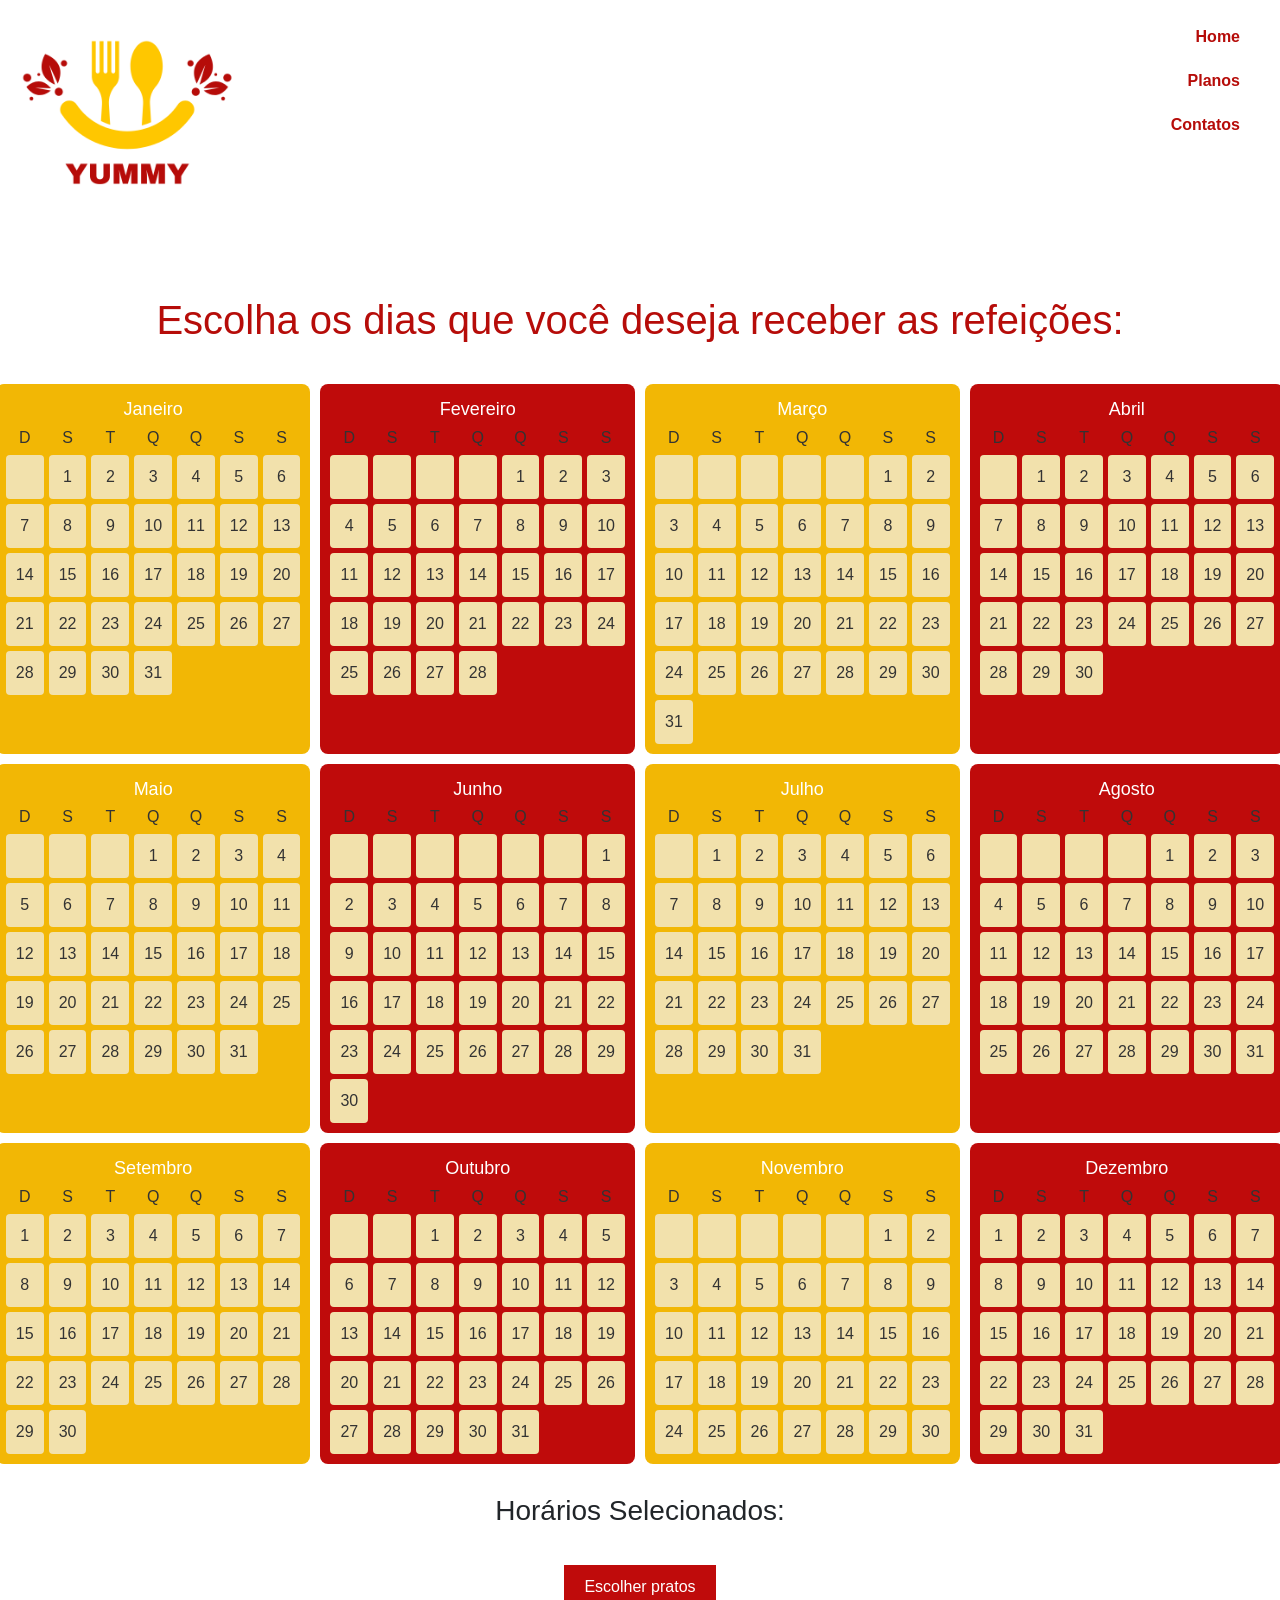
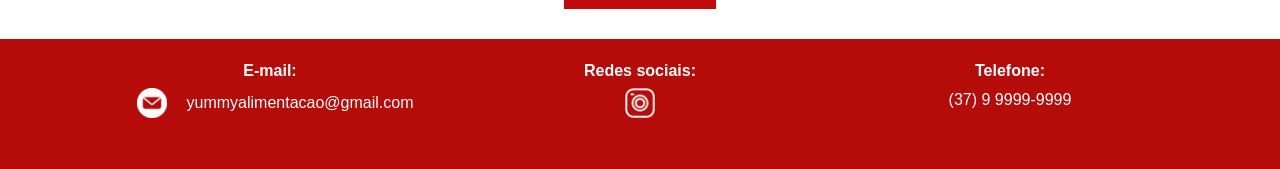
<file: calendario.html>
<!DOCTYPE html>
<html lang="pt-BR">
<head>
    <meta charset="UTF-8">
    <meta name="viewport" content="width=device-width, initial-scale=1.0">
    <link rel="stylesheet" href="style.css">
    <link rel="stylesheet" href="https://stackpath.bootstrapcdn.com/bootstrap/4.1.3/css/bootstrap.min.css" integrity="sha384-MCw98/SFnGE8fJT3GXwEOngsV7Zt27NXFoaoApmYm81iuXoPkFOJwJ8ERdknLPMO" crossorigin="anonymous">
    <title>Escolha de dias e horários</title>
</head>
<body>
  
    <header>
        <div class="container-fluid">
            <div class="row">
                <div class="col-logo">
                    <a href="index.html">
                    <img src="img/logo.png" alt="logo">
                </a>
                </div>
                <div class="col">
                    <ul class="nav flex-column">
                      <li class="nav-item">
                        <a class="nav-link active" href="index.html">Home</a>
                      </li>
                        <li class="nav-item">
                          <a class="nav-link active" href="planos.html">Planos</a>
                        </li>
                        <li class="nav-item">
                          <a class="nav-link" href="contatos.html">Contatos</a>
                        </li>
                      </ul>
                </div>
            </div>
        </div>
    </header> 





  <div class="container-title"><h1>Escolha os dias que você deseja receber as refeições:</h1>
  </div>
  <div class="calendar">
    
    <div class="calendar-grid" id="calendar-grid"></div>
  </div>
  <div id="time-selector" class="time-selector">
    <h2>Selecione o horário</h2>
    <div class="time-slots" id="time-slots">
      <!-- Horários serão gerados dinamicamente aqui -->
    </div>
    <button onclick="closeTimeSelector()">Fechar</button>
  </div>

 <div class="container-title3">
    <div class="row">
        <div class="col">
            <div id="selected-times" class="selected-times">
                <h3>Horários Selecionados:</h3>
                <ul id="selected-times-list">
                  
                </ul>
            </div>
        </div>
    </div>
 </div>

 <div class="container193">
    <div class="row">
        <div class="col">
            <a href="alimentos.html"> 
                <button class="escolher-pratos">Escolher pratos</button>
            </a>
        </div>
    </div>
</div>




  <footer>
    <div class="container">
        <div class="row">
            <div class="col-4">
                <strong>E-mail:</strong>
                <p><img src="img/email-logo.png" alt="Twitter" style="width: 30px; margin: 0 10px;"></a> yummyalimentacao@gmail.com</p>
            </div>
            <div class="col-4">
                <strong>Redes sociais:</strong>
                <p><a href="https://www.istagram.com/yummy.alimentacao24/?igsh=MWQ3aTR3ZXFkOGJoNA%3D%3D"><img src="img/instagram-logo.png" alt="Twitter" style="width: 30px; margin: 0 10px;"></a>
                </p>
            </div>
            <div class="col-4">
                <strong>Telefone:</strong>
                <p>(37) 9 9999-9999</p>
            </div>
        </div>
    </div>
</footer>

<button id="voltarTopo" title="Voltar ao topo">↑</button>

<script src="script.js"></script>

<script src="https://code.jquery.com/jquery-3.3.1.slim.min.js" integrity="sha384-q8i/x+965DzO0rT7b+VrcIc8C9p3t7f8X5Sm0lFfX9R2eP5Ck1zH0bKpk3Kokn0jT" crossorigin="anonymous"></script>
<script src="https://cdnjs.cloudflare.com/ajax/libs/popper.js/1.14.7/umd/popper.min.js" integrity="sha384-vFJXuSJphROIr+Or8f9t8KkmyFf4gxwo6gDqV6ZZ4/6f5w6EYjmU2Q4c1X+8XjRr" crossorigin="anonymous"></script>
<script src="https://stackpath.bootstrapcdn.com/bootstrap/4.1.3/js/bootstrap.min.js" integrity="sha384-JZR6Spejh4U02d8jOt6vLEHfe/JQw4N2tV/p65qg60v6o/iFQAhcXlJJXQw+J1bF" crossorigin="anonymous"></script>


</body>
</html>
</file>
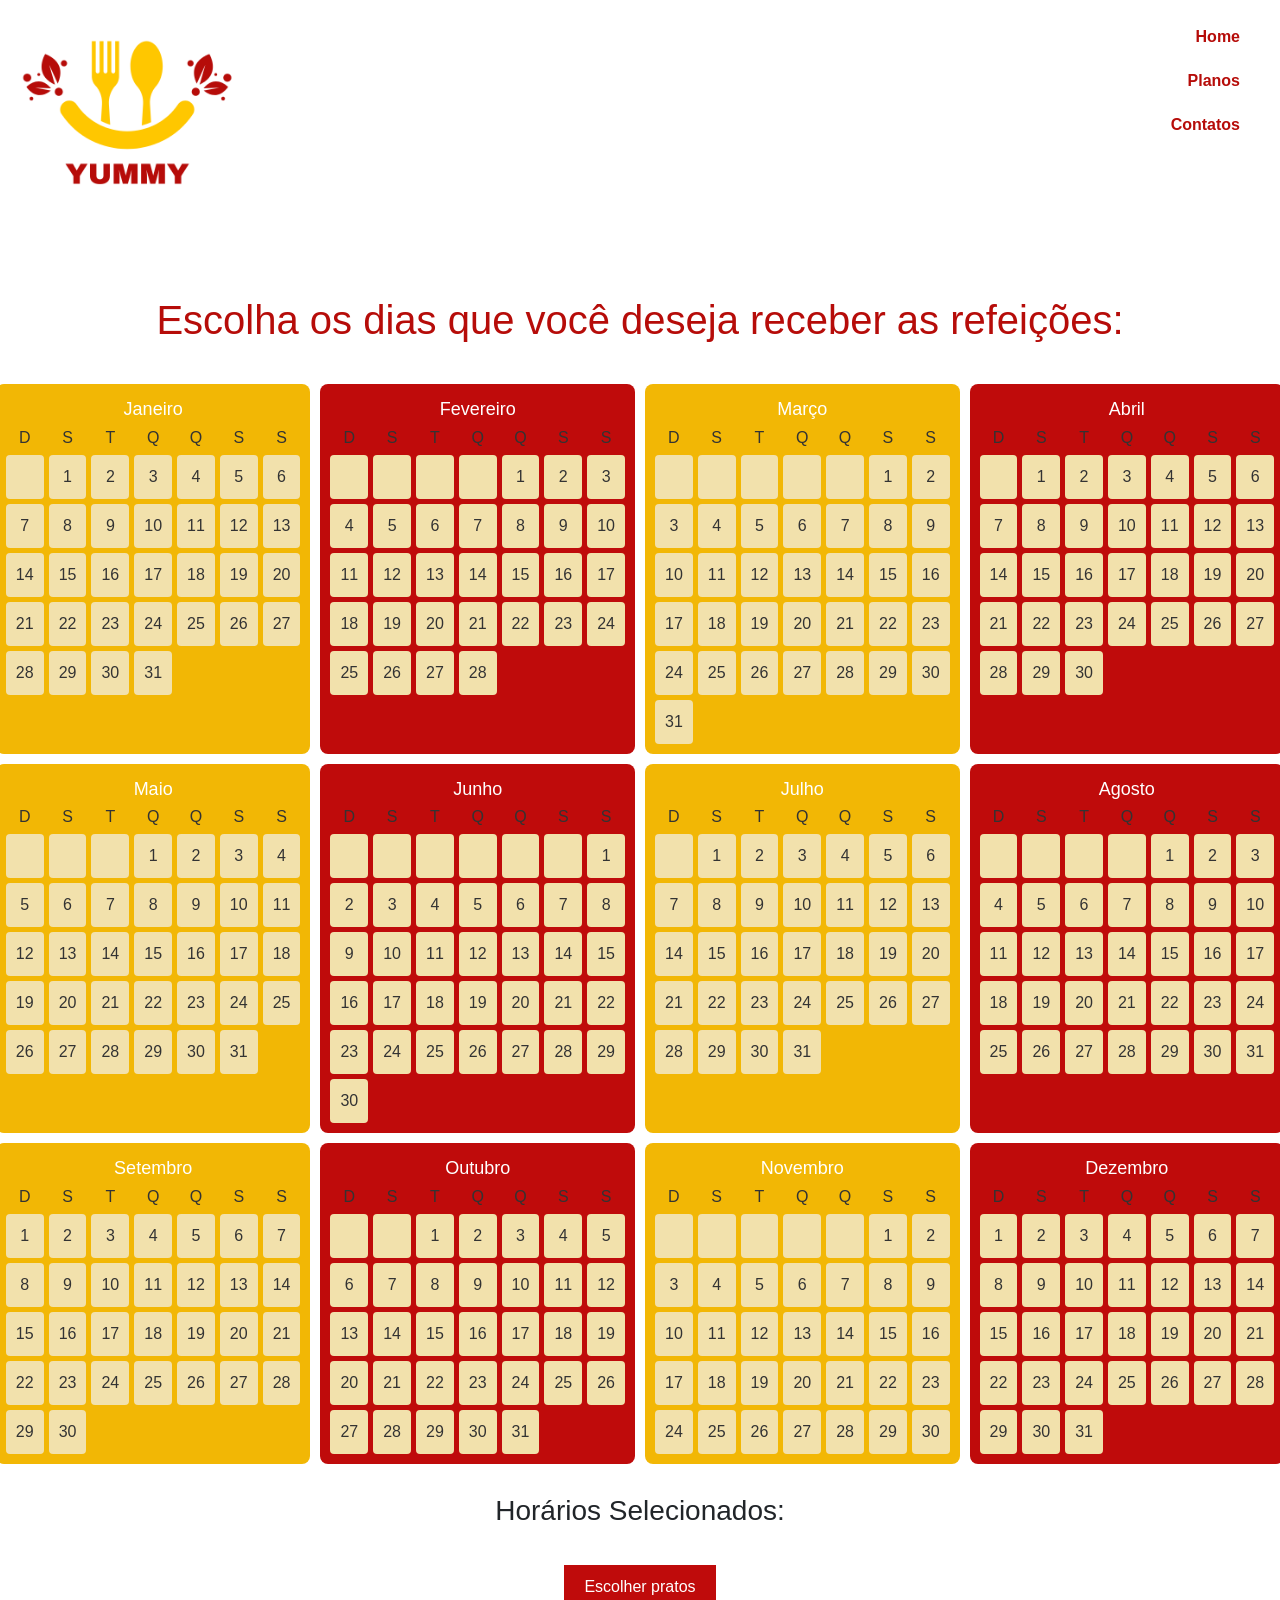
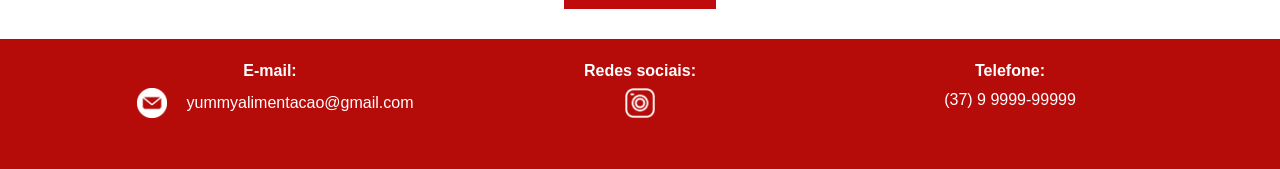
<file: calendario_fit.html>
<!DOCTYPE html>
<html lang="pt-BR">
<head>
    <meta charset="UTF-8">
    <meta name="viewport" content="width=device-width, initial-scale=1.0">
    <link rel="stylesheet" href="style.css">
    <link rel="stylesheet" href="https://stackpath.bootstrapcdn.com/bootstrap/4.1.3/css/bootstrap.min.css" integrity="sha384-MCw98/SFnGE8fJT3GXwEOngsV7Zt27NXFoaoApmYm81iuXoPkFOJwJ8ERdknLPMO" crossorigin="anonymous">
    <title>Escolha de dias e horários</title>
</head>
<body>
  
    <header>
        <div class="container-fluid">
            <div class="row">
                <div class="col-logo">
                    <a href="index.html">
                    <img src="img/logo.png" alt="logo">
                </a>
                </div>
                <div class="col">
                    <ul class="nav flex-column">
                      <li class="nav-item">
                        <a class="nav-link active" href="index.html">Home</a>
                      </li>
                        <li class="nav-item">
                          <a class="nav-link active" href="planos.html">Planos</a>
                        </li>
                        <li class="nav-item">
                          <a class="nav-link" href="contatos.html">Contatos</a>
                        </li>
                      </ul>
                </div>
            </div>
        </div>
    </header> 


 




  <div class="container-title"><h1>Escolha os dias que você deseja receber as refeições:</h1>
  </div>
  <div class="calendar">
    <div class="calendar-grid" id="calendar-grid"></div>
  </div>

  <div id="time-selector" class="time-selector">
    <h2>Selecione o horário</h2>
    <div class="time-slots" id="time-slots">
      <!-- Horários serão gerados dinamicamente aqui -->
    </div>
    <button onclick="closeTimeSelector()">Fechar</button>
  </div>

 <div class="container-title3">
    <div class="row">
        <div class="col">
            <div id="selected-times" class="selected-times">
                <h3>Horários Selecionados:</h3>
                <ul id="selected-times-list">
                  
                </ul>
            </div>
        </div>
    </div>
 </div>



 <div class="container193">
    <div class="row">
        <div class="col">
            <a href="alimentos_fit.html"> 
                <button class="escolher-pratos">Escolher pratos</button>
            </a>
        </div>
    </div>
</div>
<footer>
  <div class="container">
      <div class="row">
          <div class="col-4">
              <strong>E-mail:</strong>
              <p><img src="img/email-logo.png" alt="Twitter" style="width: 30px; margin: 0 10px;"></a> yummyalimentacao@gmail.com</p>
          </div>
          <div class="col-4">
              <strong>Redes sociais:</strong>
              <p><a href="https://www.instagram.com/yummy.alimentacao24/?igsh=MWQ3aTR3ZXFkOGJoNA%3D%3D"><img src="img/instagram-logo.png" alt="Twitter" style="width: 30px; margin: 0 10px;"></a>
              </p>
          </div>
          <div class="col-4">
              <strong>Telefone:</strong>
              <p>(37) 9 9999-99999</p>
          </div>
      </div>
  </div>
</footer>

<button id="voltarTopo" title="Voltar ao topo">↑</button>

<script src="script.js"></script>

<script src="https://code.jquery.com/jquery-3.3.1.slim.min.js" integrity="sha384-q8i/x+965DzO0rT7b+VrcIc8C9p3t7f8X5Sm0lFfX9R2eP5Ck1zH0bKpk3Kokn0jT" crossorigin="anonymous"></script>
<script src="https://cdnjs.cloudflare.com/ajax/libs/popper.js/1.14.7/umd/popper.min.js" integrity="sha384-vFJXuSJphROIr+Or8f9t8KkmyFf4gxwo6gDqV6ZZ4/6f5w6EYjmU2Q4c1X+8XjRr" crossorigin="anonymous"></script>
<script src="https://stackpath.bootstrapcdn.com/bootstrap/4.1.3/js/bootstrap.min.js" integrity="sha384-JZR6Spejh4U02d8jOt6vLEHfe/JQw4N2tV/p65qg60v6o/iFQAhcXlJJXQw+J1bF" crossorigin="anonymous"></script>


</body>
</html>
</file>
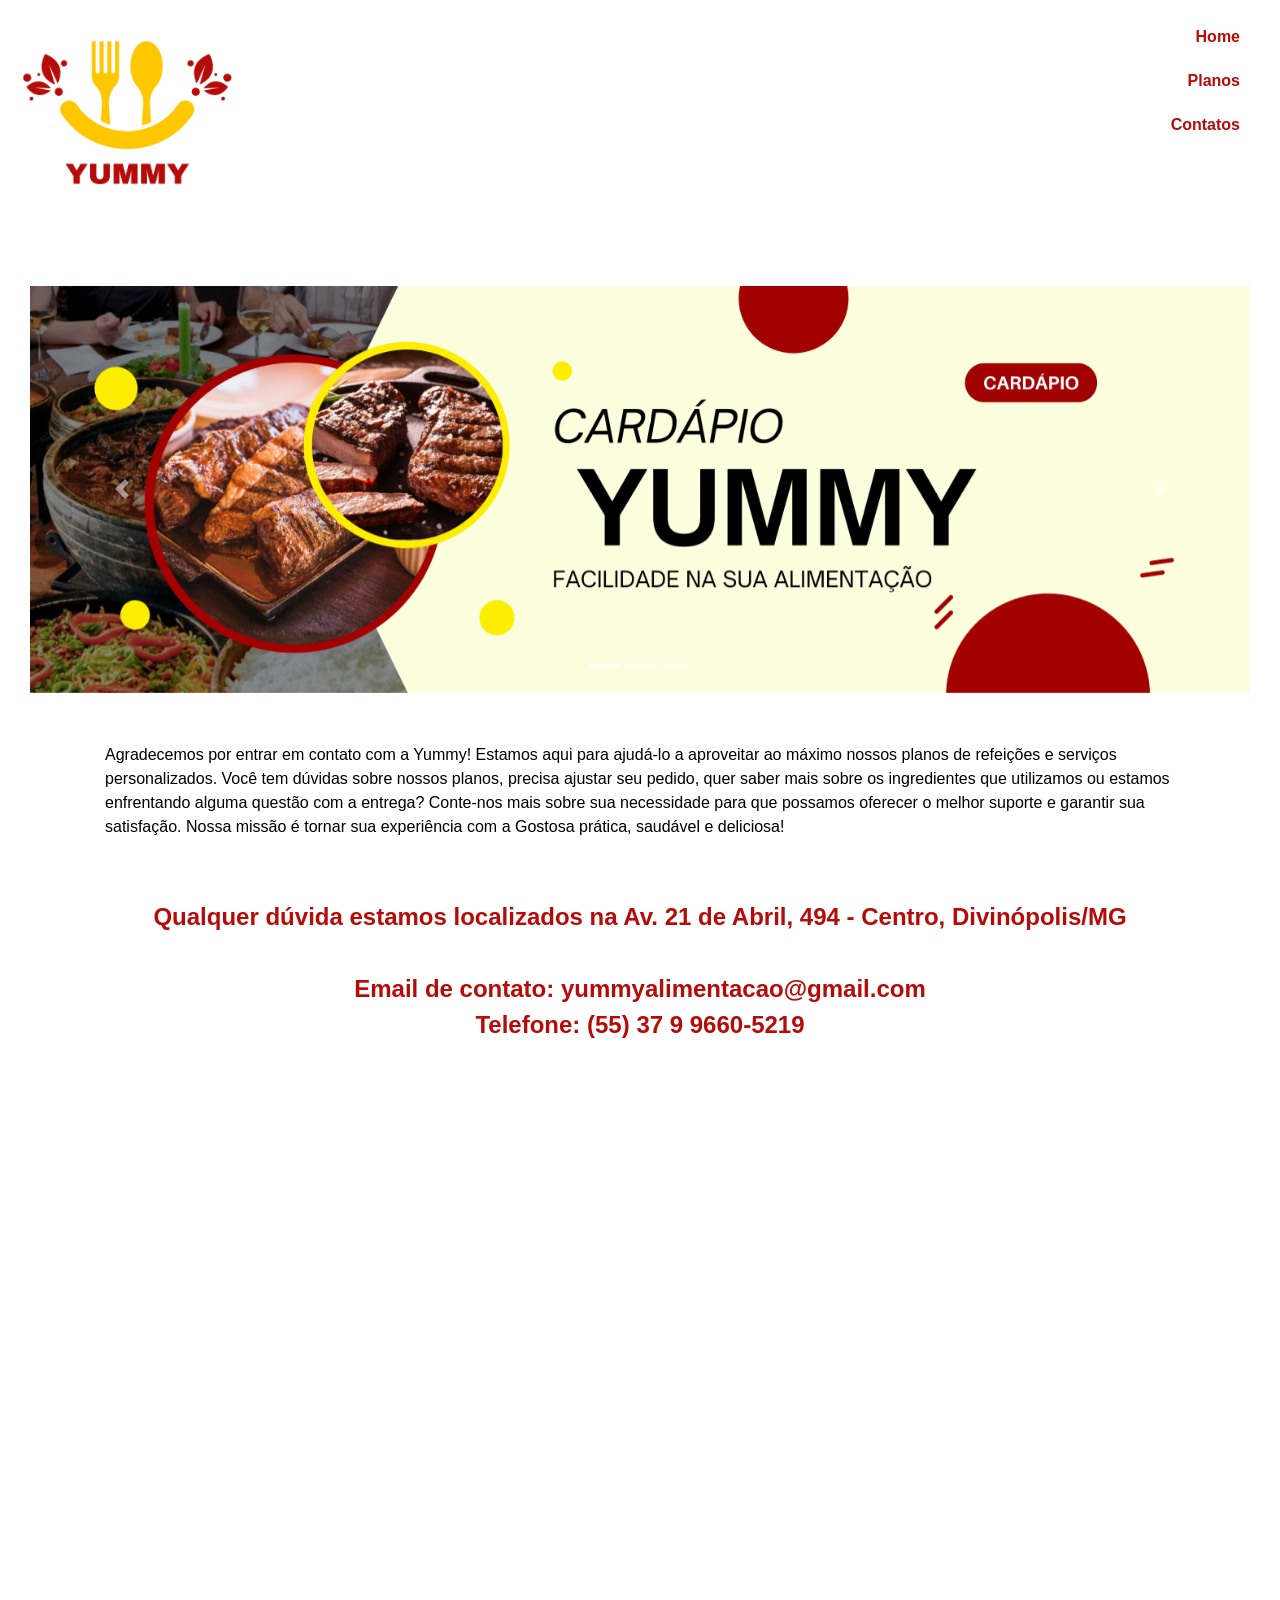
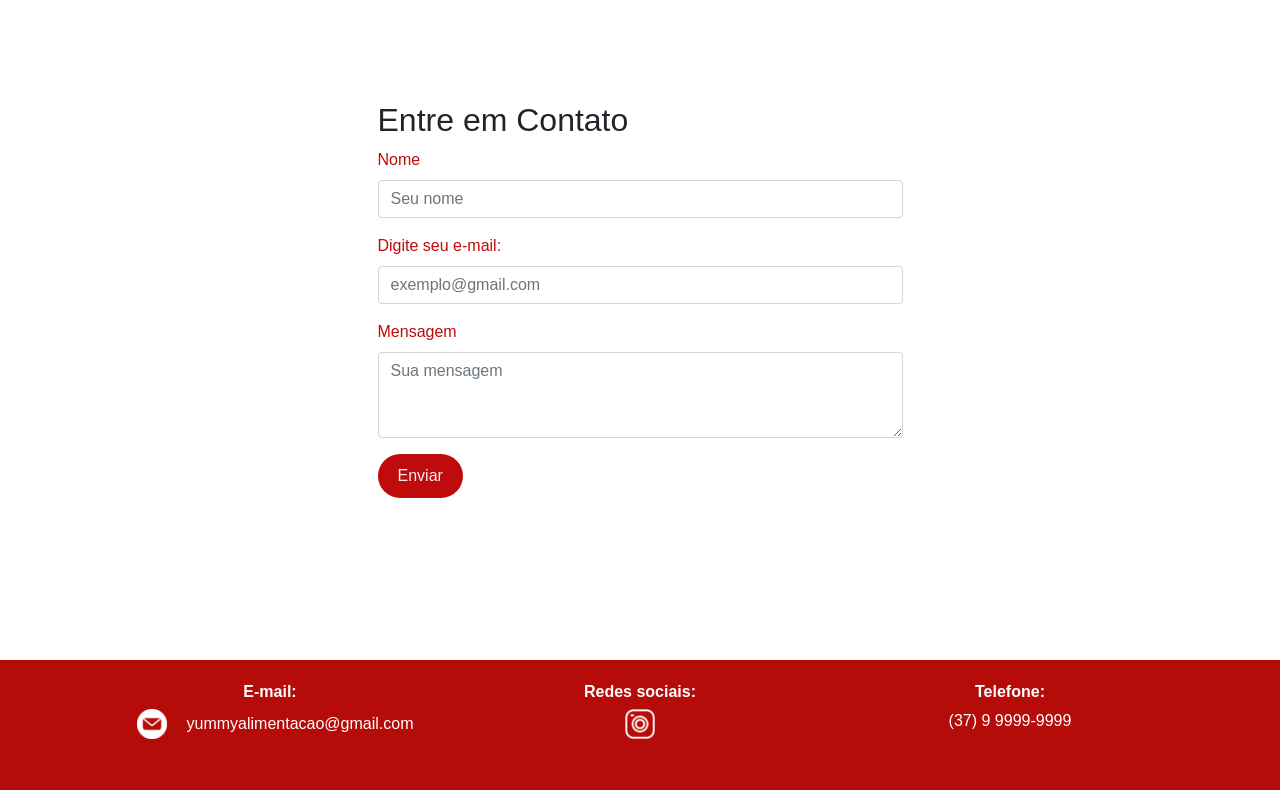
<file: contatos.html>
<!DOCTYPE html>
<html lang="pt-BR">
<head>
    <meta charset="UTF-8">
    <meta name="viewport" content="width=device-width, initial-scale=1.0">
    <link rel="stylesheet" href="style.css">
    <link rel="stylesheet" href="https://stackpath.bootstrapcdn.com/bootstrap/4.1.3/css/bootstrap.min.css" integrity="sha384-MCw98/SFnGE8fJT3GXwEOngsV7Zt27NXFoaoApmYm81iuXoPkFOJwJ8ERdknLPMO" crossorigin="anonymous">
    <title>YUMMY</title>
</head>
<body>
    
    <header>
        <div class="container-fluid">
            <div class="row">
                <div class="col-logo">
                    <a href="index.html">
                    <img src="img/logo.png" alt="logo">
                </a>
                </div>
                <div class="col">
                    <ul class="nav flex-column">
                      <li class="nav-item"> 
                        <a class="nav-link active" href="index.html">Home</a>
                      </li>
                        <li class="nav-item">
                          <a class="nav-link active" href="planos.html">Planos</a>
                        </li>
                        <li class="nav-item">
                          <a class="nav-link" href="#">Contatos</a>
                        </li>
                      </ul>
                </div>
            </div>
        </div>
    </header> 



<div class="container-carrosel">
    <div id="carouselExampleIndicators" class="carousel slide" data-ride="carousel">
        <ol class="carousel-indicators">
            <li data-target="#carouselExampleIndicators" data-slide-to="0" class="active"></li>
            <li data-target="#carouselExampleIndicators" data-slide-to="1"></li>
            <li data-target="#carouselExampleIndicators" data-slide-to="2"></li>
        </ol>
        <div class="carousel-inner">
            <div class="carousel-item active">
                <img class="d-block w-100" src="img/carrosel-1.png" alt="Primeiro Slide">
            </div>
            <div class="carousel-item">
                <img class="d-block w-100" src="img/carrosel-2.png" alt="Segundo Slide">
            </div>
            <div class="carousel-item">
                <img class="d-block w-100" src="img/carrosel-3.png" alt="Terceiro Slide">
            </div>
        </div>
        <a class="carousel-control-prev" href="#carouselExampleIndicators" role="button" data-slide="prev">
            <span class="carousel-control-prev-icon" aria-hidden="true"></span>
            <span class="sr-only">Anterior</span>
        </a>
        <a class="carousel-control-next" href="#carouselExampleIndicators" role="button" data-slide="next">
            <span class="carousel-control-next-icon" aria-hidden="true"></span>
            <span class="sr-only">Próximo</span>
        </a>
    </div>
</div>


<section>


    <div class="container">
        <div class="row">
            <div class="col">
                <div class="card-des">
                    <div class="card-body">
                        Agradecemos por entrar em contato com a Yummy! Estamos aqui para ajudá-lo a aproveitar ao máximo nossos planos de refeições e serviços personalizados. 

                        Você tem dúvidas sobre nossos planos, precisa ajustar seu pedido, quer saber mais sobre os ingredientes que utilizamos ou estamos enfrentando alguma questão com a entrega? Conte-nos mais sobre sua necessidade para que possamos oferecer o melhor suporte e garantir sua satisfação. Nossa missão é tornar sua experiência com a Gostosa prática, saudável e deliciosa!
                    </div>
                  </div>
            </div>
        </div>
    </div>

    <div class="container-title">
        <p>Qualquer dúvida estamos localizados na Av. 21 de Abril, 494 - Centro, Divinópolis/MG
            <br><br>
            Email de contato: yummyalimentacao@gmail.com <br>Telefone: (55) 37 9 9660-5219
        </p>
    </div>
    
    <div class="container-maps">
        <div class="row">
            <div class="col">
                
                <iframe src="https://www.google.com/maps/embed?pb=!4v1733436472600!6m8!1m7!1sfgWcKQgpv7C4dDKQ59se0w!2m2!1d-20.14566429165394!2d-44.89119003667575!3f304.73930424341336!4f15.601043348813718!5f0.7820865974627469" width="600" height="450" style="border:0;" allowfullscreen="" loading="lazy" referrerpolicy="no-referrer-when-downgrade"></iframe>
            </div>
        </div>
    </div>


    
    <div class="container d-flex justify-content-center align-items-center" style="min-height: 80vh;">
        <div class="col-md-6">
            
            <h2>Entre em Contato</h2>
            <form>
                <div class="form-group">
                    <label for="nome">Nome</label>
                    <input type="text" class="form-control" id="nome" placeholder="Seu nome">
                </div>
                <div class="form-group">
                    <label for="email">Digite seu e-mail:</label>
                    <input 
                      type="email" 
                      id="email" 
                      name="email" 
                      class="form-control" 
                      placeholder="exemplo@gmail.com" 
                      required>
                  </div>
                <div class="form-group">
                    <label for="mensagem">Mensagem</label>
                    <textarea class="form-control" id="mensagem" rows="3" placeholder="Sua mensagem"></textarea>
                </div>
                <button type="submit" class="btn btn-primary">Enviar</button>
            </form>
        </div>
    </div>
</section>




<footer>
    <div class="container">
        <div class="row">
            <div class="col-4">
                <strong>E-mail:</strong>
                <p><img src="img/email-logo.png" alt="Twitter" style="width: 30px; margin: 0 10px;"></a> yummyalimentacao@gmail.com</p>
            </div>
            <div class="col-4">
                <strong>Redes sociais:</strong>
                <p><a href="https://www.instagram.com/yummy.alimentacao24/?igsh=MWQ3aTR3ZXFkOGJoNA%3D%3D"><img src="img/instagram-logo.png" alt="Twitter" style="width: 30px; margin: 0 10px;"></a>
                </p>
            </div>
            <div class="col-4">
                <strong>Telefone:</strong>
                <p>(37) 9 9999-9999</p>
            </div>
        </div>
    </div>
</footer>


<button id="voltarTopo" title="Voltar ao topo">↑</button>

<script src="script.js"></script>

<script src="https://code.jquery.com/jquery-3.3.1.slim.min.js" integrity="sha384-q8i/X+965DzO0rT7abK41JStQIAqVgRVzpbzo5smXKp4YfRvH+8abtTE1Pi6jizo" crossorigin="anonymous"></script>
<script src="https://cdnjs.cloudflare.com/ajax/libs/popper.js/1.14.3/umd/popper.min.js" integrity="sha384-ZMP7rVo3mIykV+2+9J3UJ46jBk2VOi9GVR1CqjIhnuXs2JhEZv3g0JOV6TGh35j8" crossorigin="anonymous"></script>
<script src="https://stackpath.bootstrapcdn.com/bootstrap/4.1.3/js/bootstrap.min.js" integrity="sha384-ChfqqxuZUCnJSK3+MXmPNIyE6ZbWh2IMqE241rYiqJxyMiZ6OW/JmZQ5stwEULTy" crossorigin="anonymous"></script>

</body>
</html>
</file>
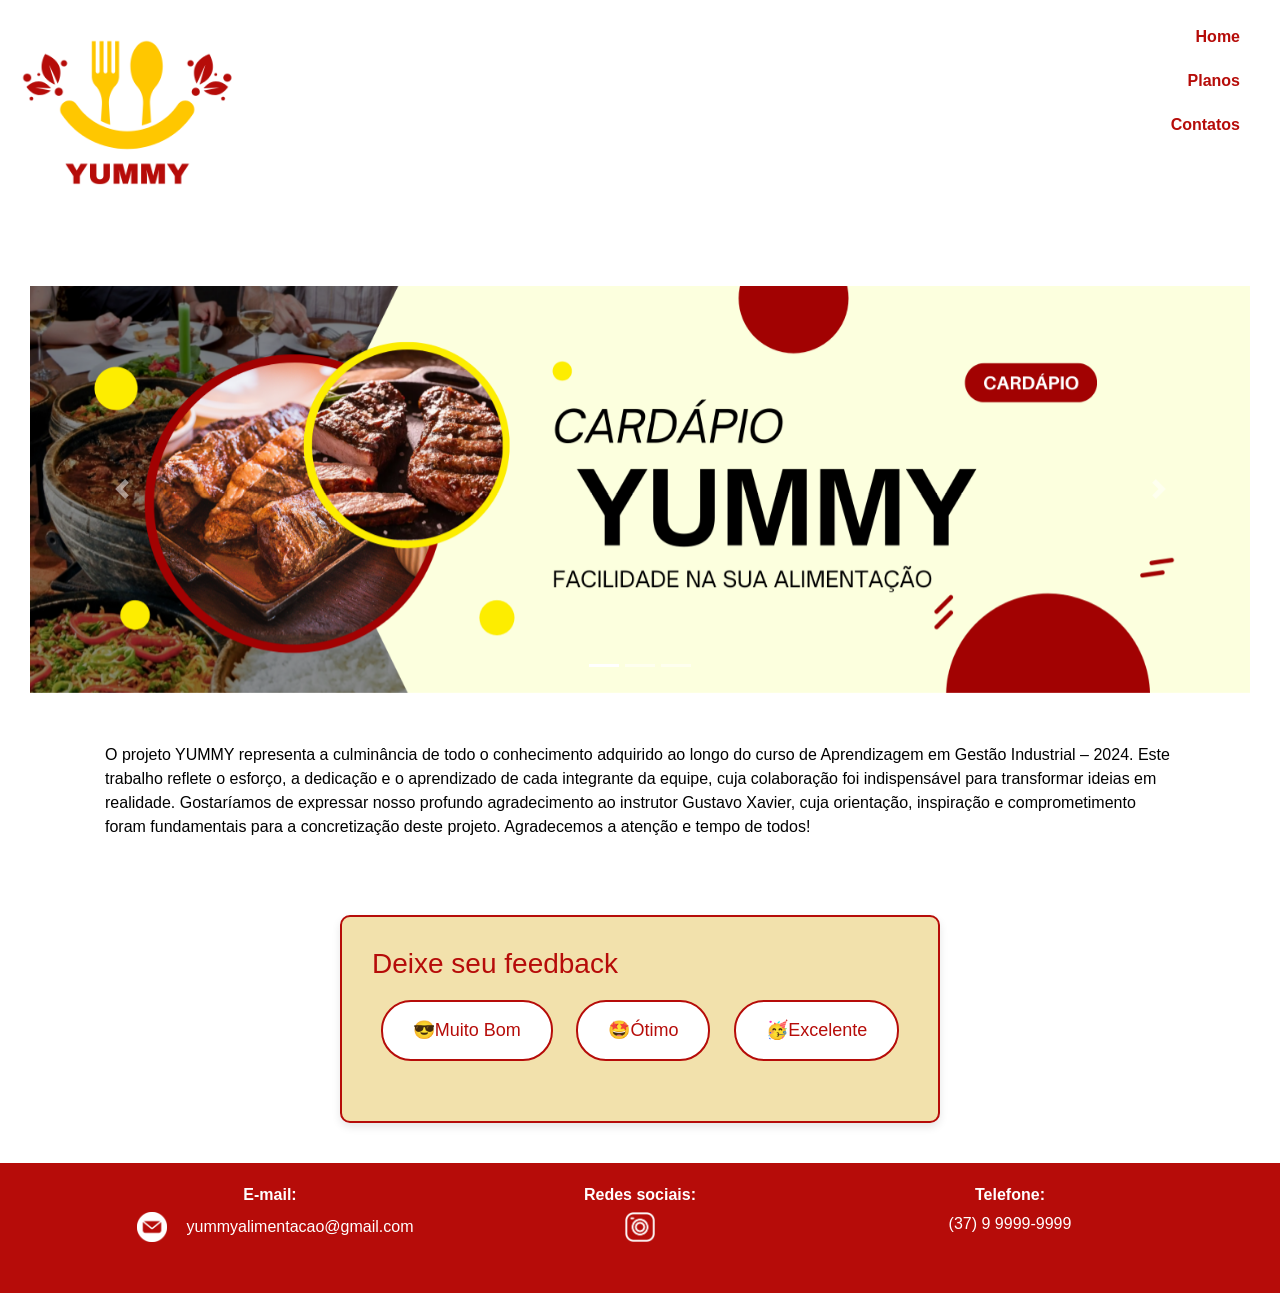
<file: feedback.html>
<!DOCTYPE html>
<html lang="pt-BR">
<head>
    <meta charset="UTF-8">
    <meta name="viewport" content="width=device-width, initial-scale=1.0">
    <link rel="stylesheet" href="style.css">
    <link rel="stylesheet" href="https://stackpath.bootstrapcdn.com/bootstrap/4.1.3/css/bootstrap.min.css" integrity="sha384-MCw98/SFnGE8fJT3GXwEOngsV7Zt27NXFoaoApmYm81iuXoPkFOJwJ8ERdknLPMO" crossorigin="anonymous">
    <title>YUMMY</title>
</head>
<body>
    
    <header>
        <div class="container-fluid">
            <div class="row">
                <div class="col-logo">
                    <a href="index.html">
                    <img src="img/logo.png" alt="logo">
                </a>
                </div>
                <div class="col">
                    <ul class="nav flex-column">
                      <li class="nav-item"> 
                        <a class="nav-link active" href="index.html">Home</a>
                      </li>
                        <li class="nav-item">
                          <a class="nav-link active" href="planos.html">Planos</a>
                        </li>
                        <li class="nav-item">
                          <a class="nav-link" href="contatos.html">Contatos</a>
                        </li>
                      </ul>
                </div>
            </div>
        </div>
    </header> 



<div class="container-carrosel">
    <div id="carouselExampleIndicators" class="carousel slide" data-ride="carousel">
        <ol class="carousel-indicators">
            <li data-target="#carouselExampleIndicators" data-slide-to="0" class="active"></li>
            <li data-target="#carouselExampleIndicators" data-slide-to="1"></li>
            <li data-target="#carouselExampleIndicators" data-slide-to="2"></li>
        </ol>
        <div class="carousel-inner">
            <div class="carousel-item active">
                <img class="d-block w-100" src="img/carrosel-1.png" alt="Primeiro Slide">
            </div>
            <div class="carousel-item">
                <img class="d-block w-100" src="img/carrosel-2.png" alt="Segundo Slide">
            </div>
            <div class="carousel-item">
                <img class="d-block w-100" src="img/carrosel-3.png" alt="Terceiro Slide">
            </div>
        </div>
        <a class="carousel-control-prev" href="#carouselExampleIndicators" role="button" data-slide="prev">
            <span class="carousel-control-prev-icon" aria-hidden="true"></span>
            <span class="sr-only">Anterior</span>
        </a>
        <a class="carousel-control-next" href="#carouselExampleIndicators" role="button" data-slide="next">
            <span class="carousel-control-next-icon" aria-hidden="true"></span>
            <span class="sr-only">Próximo</span>
        </a>
    </div>
</div>

<div class="container">
    <div class="row">
        <div class="col">
            <div class="card-des">
                <div class="card-body">
                    <p>O projeto YUMMY representa a culminância de todo o conhecimento adquirido ao longo do curso de Aprendizagem em Gestão Industrial – 2024. Este trabalho reflete o esforço, a dedicação e o aprendizado de cada integrante da equipe, cuja colaboração foi indispensável para transformar ideias em realidade. Gostaríamos de expressar nosso profundo agradecimento ao instrutor Gustavo Xavier, cuja orientação, inspiração e comprometimento foram fundamentais para a concretização deste projeto. Agradecemos a atenção e tempo de todos!</p>
                </div>
              </div>
        </div>
    </div>
</div>

<section>
    <div class="feedback-container">
        <h2>Deixe seu feedback</h2>
        <div class="feedback-options">
            <button onclick="sendFeedback('Muito Bom ')">😎Muito Bom</button>
            <button onclick="sendFeedback('Ótimo ')">🤩Ótimo</button>
            <button onclick="sendFeedback('Excelente ')">🥳Excelente</button>
        </div>
        <div id="feedback-result" class="feedback-result"></div>
    </div>
    
</section>




<footer>
    <div class="container">
        <div class="row">
            <div class="col-4">
                <strong>E-mail:</strong>
                <p><img src="img/email-logo.png" alt="Twitter" style="width: 30px; margin: 0 10px;"></a> yummyalimentacao@gmail.com</p>
            </div>
            <div class="col-4">
                <strong>Redes sociais:</strong>
                <p><a href="https://www.instagram.com/yummy.alimentacao24/?igsh=MWQ3aTR3ZXFkOGJoNA%3D%3D"><img src="img/instagram-logo.png" alt="Twitter" style="width: 30px; margin: 0 10px;"></a>
                </p>
            </div>
            <div class="col-4">
                <strong>Telefone:</strong>
                <p>(37) 9 9999-9999</p>
            </div>
        </div>
    </div>
</footer>


<button id="voltarTopo" title="Voltar ao topo">↑</button>

<script src="script.js"></script>

<script src="https://code.jquery.com/jquery-3.3.1.slim.min.js" integrity="sha384-q8i/X+965DzO0rT7abK41JStQIAqVgRVzpbzo5smXKp4YfRvH+8abtTE1Pi6jizo" crossorigin="anonymous"></script>
<script src="https://cdnjs.cloudflare.com/ajax/libs/popper.js/1.14.3/umd/popper.min.js" integrity="sha384-ZMP7rVo3mIykV+2+9J3UJ46jBk2VOi9GVR1CqjIhnuXs2JhEZv3g0JOV6TGh35j8" crossorigin="anonymous"></script>
<script src="https://stackpath.bootstrapcdn.com/bootstrap/4.1.3/js/bootstrap.min.js" integrity="sha384-ChfqqxuZUCnJSK3+MXmPNIyE6ZbWh2IMqE241rYiqJxyMiZ6OW/JmZQ5stwEULTy" crossorigin="anonymous"></script>

</body>
</html>
</file>
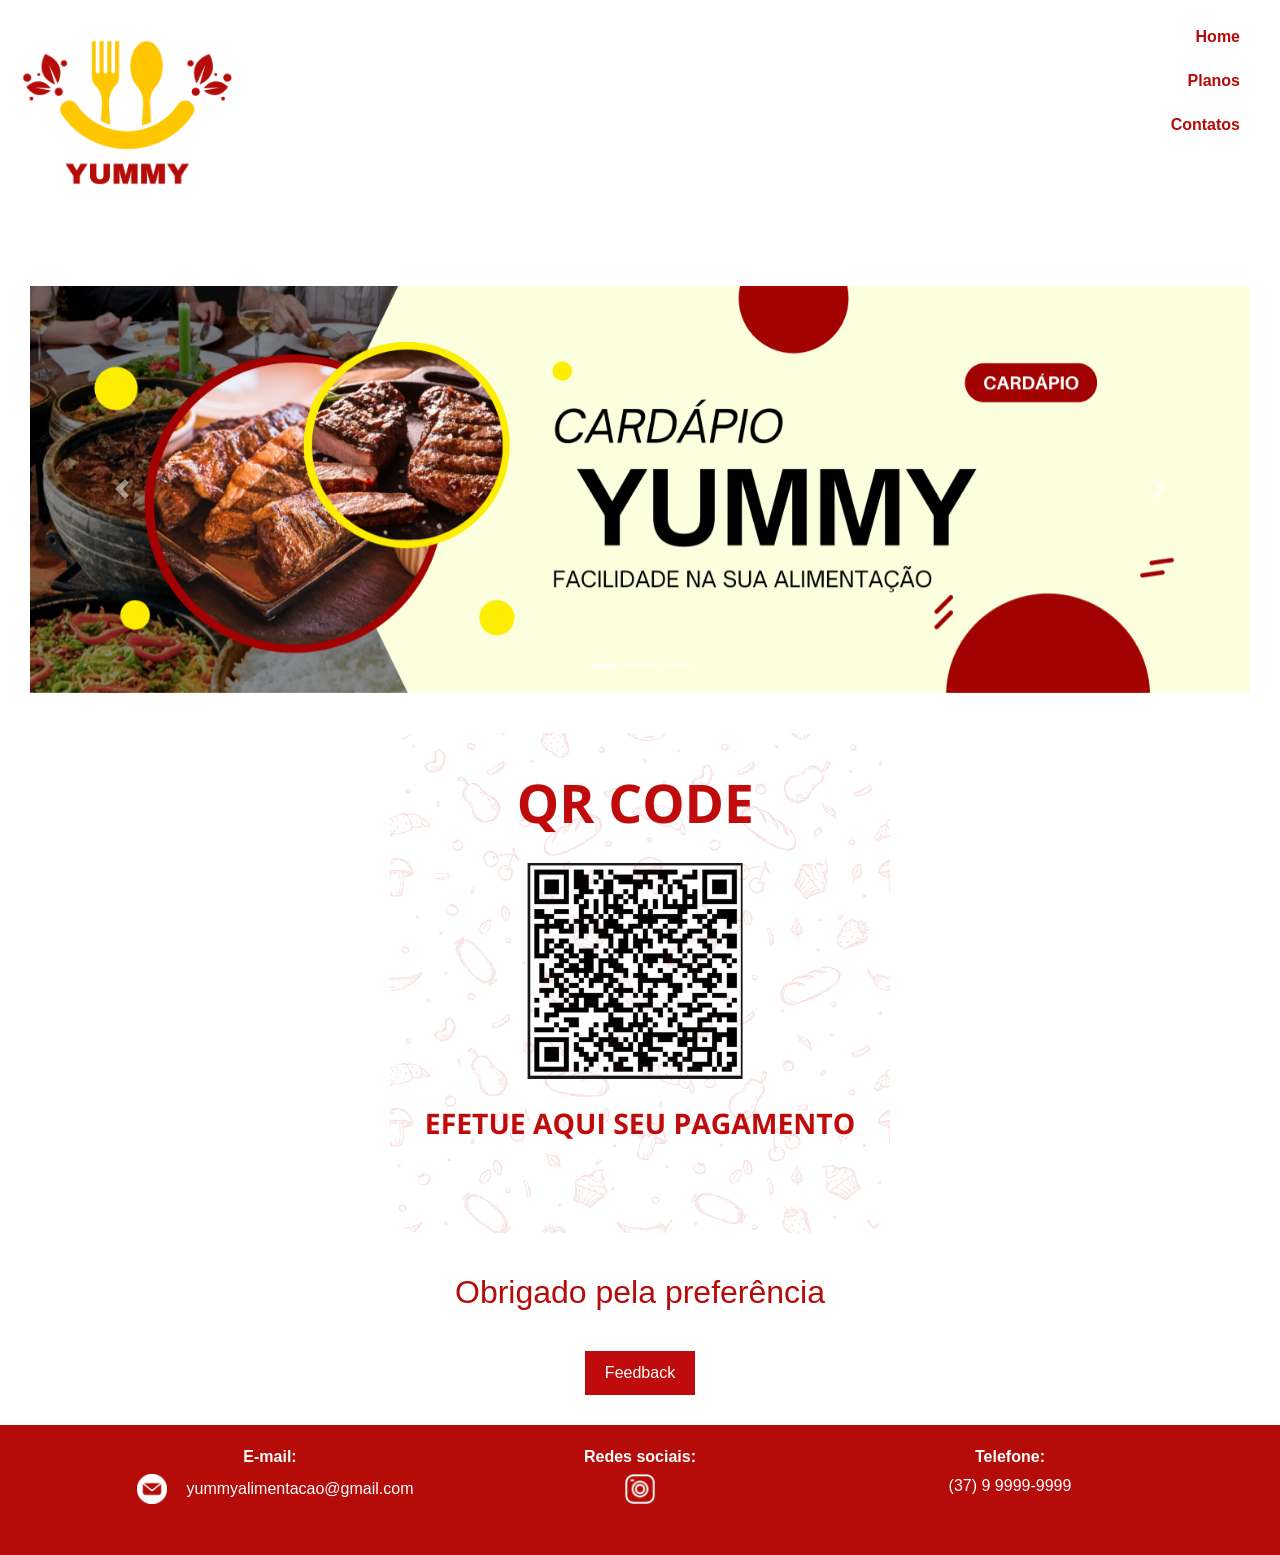
<file: pagamento.html>
<!DOCTYPE html>
<html lang="pt-BR">
<head>
    <meta charset="UTF-8">
    <meta name="viewport" content="width=device-width, initial-scale=1.0">
    <link rel="stylesheet" href="style.css">
    <link rel="stylesheet" href="https://stackpath.bootstrapcdn.com/bootstrap/4.1.3/css/bootstrap.min.css" integrity="sha384-MCw98/SFnGE8fJT3GXwEOngsV7Zt27NXFoaoApmYm81iuXoPkFOJwJ8ERdknLPMO" crossorigin="anonymous">
    <title>YUMMY</title>
</head>
<body>
    
    <header>
        <div class="container-fluid">
            <div class="row">
                <div class="col-logo">
                    <a href="index.html">
                    <img src="img/logo.png" alt="logo">
                </a>
                </div>
                <div class="col">
                    <ul class="nav flex-column">
                      <li class="nav-item"> 
                        <a class="nav-link active" href="index.html">Home</a>
                      </li>
                        <li class="nav-item">
                          <a class="nav-link active" href="planos.html">Planos</a>
                        </li>
                        <li class="nav-item">
                          <a class="nav-link" href="contatos.html">Contatos</a>
                        </li>
                      </ul>
                </div>
            </div>
        </div>
    </header> 



<div class="container-carrosel">
    <div id="carouselExampleIndicators" class="carousel slide" data-ride="carousel">
        <ol class="carousel-indicators">
            <li data-target="#carouselExampleIndicators" data-slide-to="0" class="active"></li>
            <li data-target="#carouselExampleIndicators" data-slide-to="1"></li>
            <li data-target="#carouselExampleIndicators" data-slide-to="2"></li>
        </ol>
        <div class="carousel-inner">
            <div class="carousel-item active">
                <img class="d-block w-100" src="img/carrosel-1.png" alt="Primeiro Slide">
            </div>
            <div class="carousel-item">
                <img class="d-block w-100" src="img/carrosel-2.png" alt="Segundo Slide">
            </div>
            <div class="carousel-item">
                <img class="d-block w-100" src="img/carrosel-3.png" alt="Terceiro Slide">
            </div>
        </div>
        <a class="carousel-control-prev" href="#carouselExampleIndicators" role="button" data-slide="prev">
            <span class="carousel-control-prev-icon" aria-hidden="true"></span>
            <span class="sr-only">Anterior</span>
        </a>
        <a class="carousel-control-next" href="#carouselExampleIndicators" role="button" data-slide="next">
            <span class="carousel-control-next-icon" aria-hidden="true"></span>
            <span class="sr-only">Próximo</span>
        </a>
    </div>
</div>



<section>

   <div class="container-qr">
    <div class="row">
        <div class="col">
            <img src="img/QR-CODE.png" alt="">
        </div>
    </div>
   </div>


   <div class="container-title">
    <h2>Obrigado pela preferência</h2>
   </div>


   <div class="container193">
    <div class="row">
        <div class="col">
            <a href="feedback.html"> 
                <button class="escolher-pratos">Feedback</button>
            </a>
        </div>
    </div>
</div>

</section>




<footer>
    <div class="container">
        <div class="row">
            <div class="col-4">
                <strong>E-mail:</strong>
                <p><img src="img/email-logo.png" alt="Twitter" style="width: 30px; margin: 0 10px;"></a> yummyalimentacao@gmail.com</p>
            </div>
            <div class="col-4">
                <strong>Redes sociais:</strong>
                <p><a href="https://www.instagram.com/yummy.alimentacao24/?igsh=MWQ3aTR3ZXFkOGJoNA%3D%3D"><img src="img/instagram-logo.png" alt="Twitter" style="width: 30px; margin: 0 10px;"></a>
                </p>
            </div>
            <div class="col-4">
                <strong>Telefone:</strong>
                <p>(37) 9 9999-9999</p>
            </div>
        </div>
    </div>
</footer>


<button id="voltarTopo" title="Voltar ao topo">↑</button>

<script src="script.js"></script>

<script src="https://code.jquery.com/jquery-3.3.1.slim.min.js" integrity="sha384-q8i/X+965DzO0rT7abK41JStQIAqVgRVzpbzo5smXKp4YfRvH+8abtTE1Pi6jizo" crossorigin="anonymous"></script>
<script src="https://cdnjs.cloudflare.com/ajax/libs/popper.js/1.14.3/umd/popper.min.js" integrity="sha384-ZMP7rVo3mIykV+2+9J3UJ46jBk2VOi9GVR1CqjIhnuXs2JhEZv3g0JOV6TGh35j8" crossorigin="anonymous"></script>
<script src="https://stackpath.bootstrapcdn.com/bootstrap/4.1.3/js/bootstrap.min.js" integrity="sha384-ChfqqxuZUCnJSK3+MXmPNIyE6ZbWh2IMqE241rYiqJxyMiZ6OW/JmZQ5stwEULTy" crossorigin="anonymous"></script>

</body>
</html>
</file>
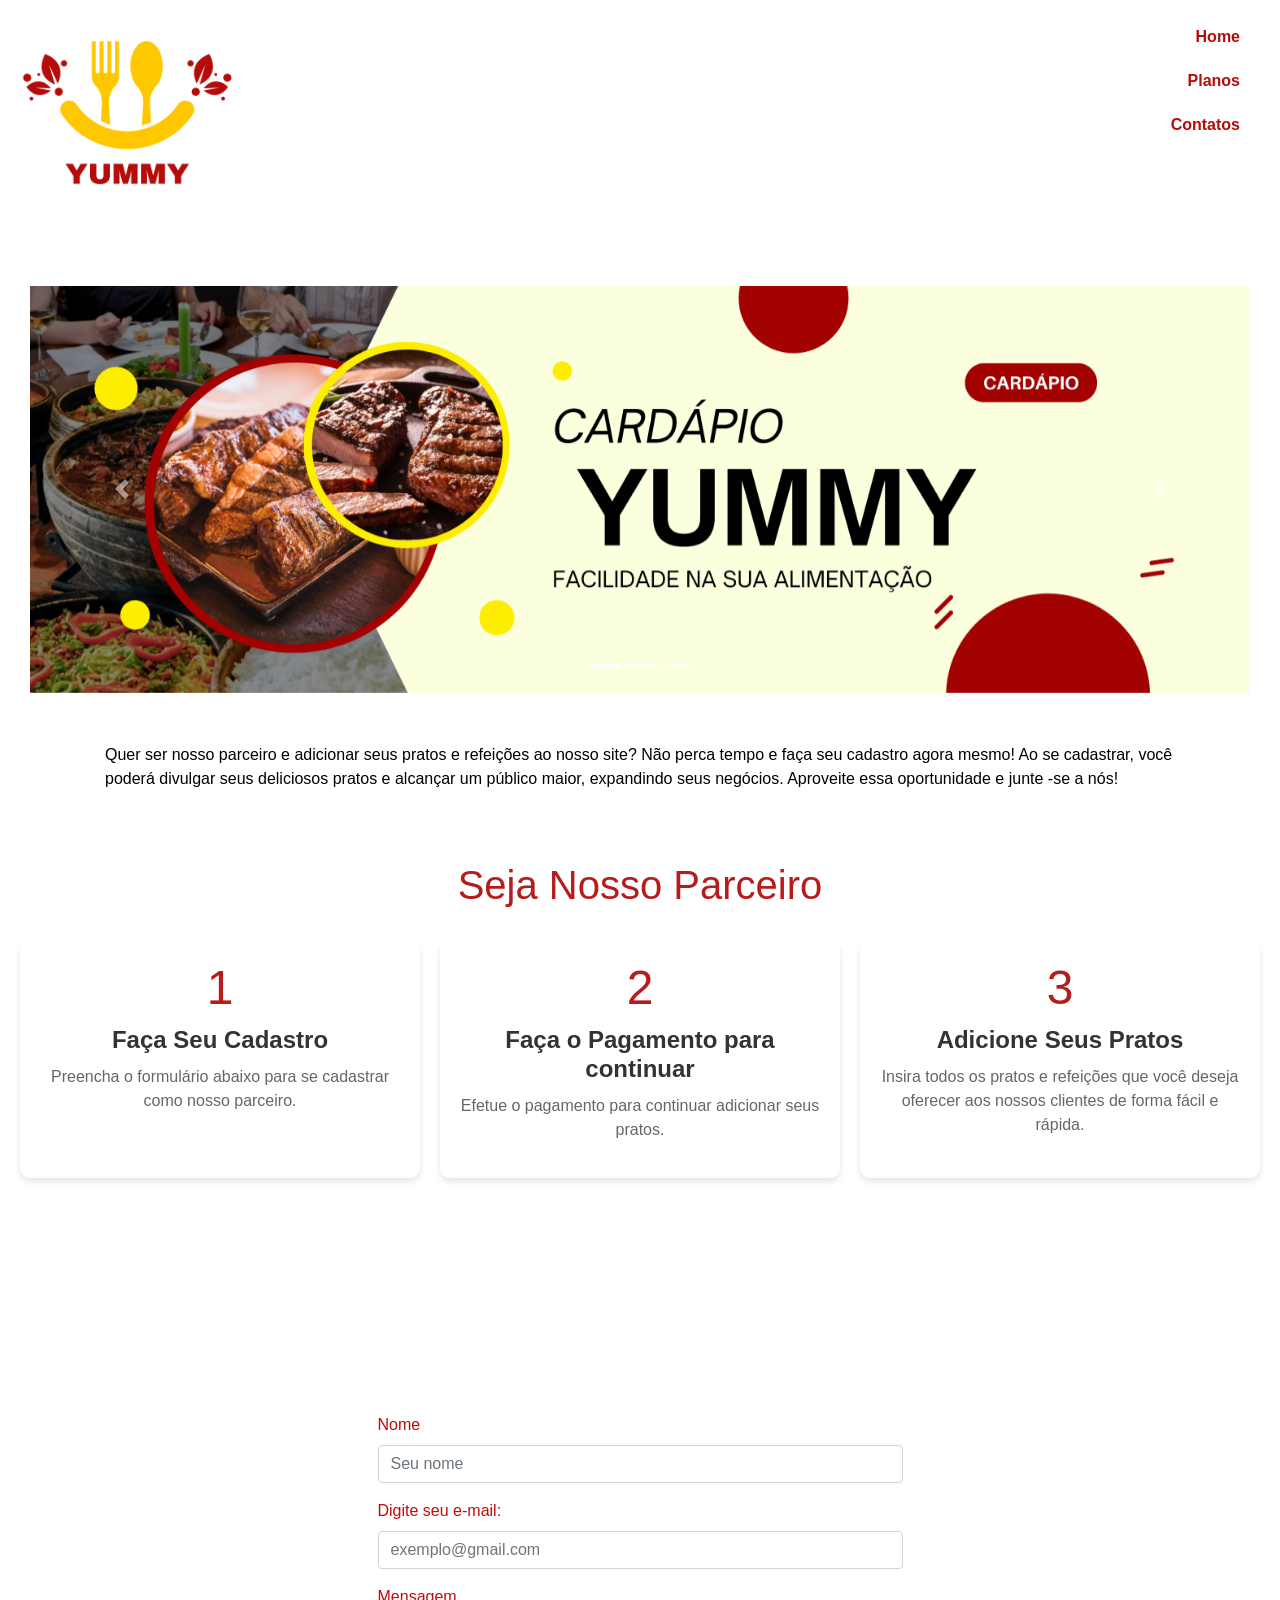
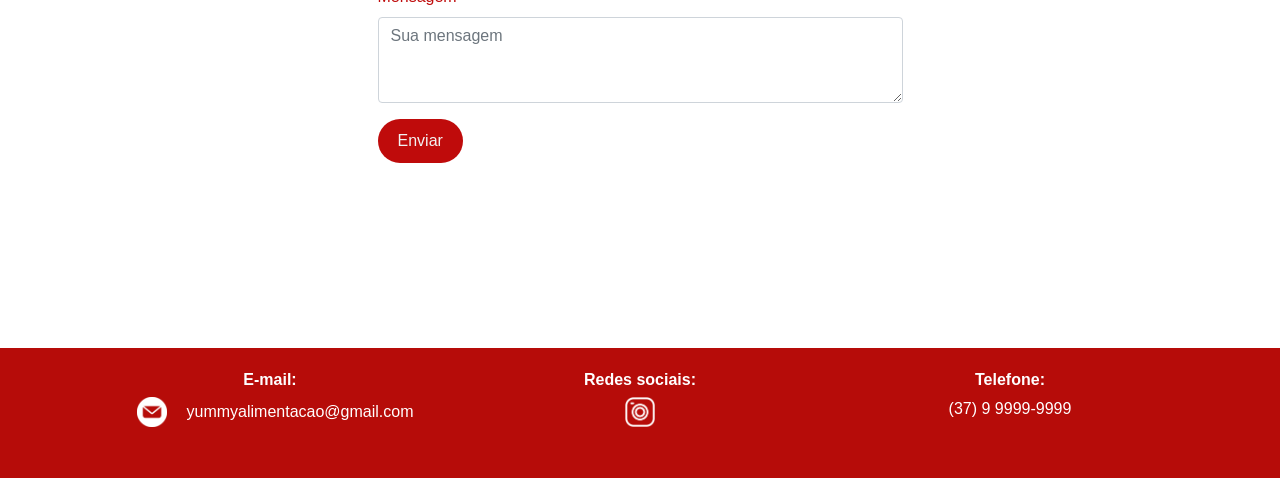
<file: parceiros.html>
<!DOCTYPE html>
<html lang="pt-BR">
<head>
    <meta charset="UTF-8">
    <meta name="viewport" content="width=device-width, initial-scale=1.0">
    <link rel="stylesheet" href="style.css">
    <link rel="stylesheet" href="https://stackpath.bootstrapcdn.com/bootstrap/4.1.3/css/bootstrap.min.css" integrity="sha384-MCw98/SFnGE8fJT3GXwEOngsV7Zt27NXFoaoApmYm81iuXoPkFOJwJ8ERdknLPMO" crossorigin="anonymous">
    <title>YUMMY</title>
</head>
<body>
    
    <header>
        <div class="container-fluid">
            <div class="row">
                <div class="col-logo">
                    <a href="index.html">
                    <img src="img/logo.png" alt="logo">
                </a>
                </div>
                <div class="col">
                    <ul class="nav flex-column">
                      <li class="nav-item"> 
                        <a class="nav-link active" href="index.html">Home</a>
                      </li>
                        <li class="nav-item">
                          <a class="nav-link active" href="planos.html">Planos</a>
                        </li>
                        <li class="nav-item">
                          <a class="nav-link" href="contatos.html">Contatos</a>
                        </li>
                      </ul>
                </div>
            </div>
        </div> 
    </header> 



<div class="container-carrosel">
    <div id="carouselExampleIndicators" class="carousel slide" data-ride="carousel">
        <ol class="carousel-indicators">
            <li data-target="#carouselExampleIndicators" data-slide-to="0" class="active"></li>
            <li data-target="#carouselExampleIndicators" data-slide-to="1"></li>
            <li data-target="#carouselExampleIndicators" data-slide-to="2"></li>
        </ol>
        <div class="carousel-inner">
            <div class="carousel-item active">
                <img class="d-block w-100" src="img/carrosel-1.png" alt="Primeiro Slide">
            </div>
            <div class="carousel-item">
                <img class="d-block w-100" src="img/carrosel-2.png" alt="Segundo Slide">
            </div>
            <div class="carousel-item">
                <img class="d-block w-100" src="img/carrosel-3.png" alt="Terceiro Slide">
            </div>
        </div>
        <a class="carousel-control-prev" href="#carouselExampleIndicators" role="button" data-slide="prev">
            <span class="carousel-control-prev-icon" aria-hidden="true"></span>
            <span class="sr-only">Anterior</span>
        </a>
        <a class="carousel-control-next" href="#carouselExampleIndicators" role="button" data-slide="next">
            <span class="carousel-control-next-icon" aria-hidden="true"></span>
            <span class="sr-only">Próximo</span>
        </a>
    </div>
</div>


<section>
    
    <div class="container">
    <div class="row">
        <div class="col">
            <div class="card-des">
                <div class="card-body">
                    Quer ser nosso parceiro e adicionar seus pratos e refeições ao nosso site? Não perca tempo e faça seu cadastro agora mesmo! Ao se cadastrar, você poderá divulgar seus deliciosos pratos e alcançar um público maior, expandindo seus negócios. Aproveite essa oportunidade e junte -se a nós!
                </div>
              </div>
        </div>
    </div>
</div>

<div class="passo1">
    <h1>Seja Nosso Parceiro</h1>
    <div class="passo1-cards">
        <div class="passo1-card">
            <h2 class="passo1-number">1</h2>
            <h3 class="passo1-title">Faça Seu Cadastro</h3>
            <p class="passo1-text">Preencha o formulário abaixo para se cadastrar como nosso parceiro.</p>
        </div>
        <div class="passo1-card">
            <h2 class="passo1-number">2</h2>
            <h3 class="passo1-title"> Faça o Pagamento para continuar</h3>
            <p class="passo1-text">Efetue o pagamento para continuar adicionar seus pratos.</p>
        </div>
        <div class="passo1-card">
            <h2 class="passo1-number">3</h2>
            <h3 class="passo1-title">Adicione Seus Pratos</h3>
            <p class="passo1-text">Insira todos os pratos e refeições que você deseja oferecer aos nossos clientes de forma fácil e rápida.</p>
        </div>
    </div>
</div>






<div class="container d-flex justify-content-center align-items-center" style="min-height: 80vh;">
    <div class="col-md-6">
        <form>
            <div class="form-group">
                <label for="nome">Nome</label>
                <input type="text" class="form-control" id="nome" placeholder="Seu nome">
            </div>
            <div class="form-group">
                <label for="email">Digite seu e-mail:</label>
                <input 
                  type="email" 
                  id="email" 
                  name="email" 
                  class="form-control" 
                  placeholder="exemplo@gmail.com" 
                  required>
              </div>
            <div class="form-group">
                <label for="mensagem">Mensagem</label>
                <textarea class="form-control" id="mensagem" rows="3" placeholder="Sua mensagem"></textarea>
            </div>
            <button type="submit" class="btn btn-primary">Enviar</button>
        </form>
    </div>
</div>
</section>



<footer>
    <div class="container">
        <div class="row">
            <div class="col-4">
                <strong>E-mail:</strong>
                <p><img src="img/email-logo.png" alt="Twitter" style="width: 30px; margin: 0 10px;"></a> yummyalimentacao@gmail.com</p>
            </div>
            <div class="col-4">
                <strong>Redes sociais:</strong>
                <p><a href="https://www.instagram.com/yummy.alimentacao24/?igsh=MWQ3aTR3ZXFkOGJoNA%3D%3D"><img src="img/instagram-logo.png" alt="Twitter" style="width: 30px; margin: 0 10px;"></a>
                </p>
            </div>
            <div class="col-4">
                <strong>Telefone:</strong>
                <p>(37) 9 9999-9999</p>
            </div>
    </div>
</footer>


<button id="voltarTopo" title="Voltar ao topo">↑</button>

<script src="script.js"></script>

<script src="https://code.jquery.com/jquery-3.3.1.slim.min.js" integrity="sha384-q8i/X+965DzO0rT7abK41JStQIAqVgRVzpbzo5smXKp4YfRvH+8abtTE1Pi6jizo" crossorigin="anonymous"></script>
<script src="https://cdnjs.cloudflare.com/ajax/libs/popper.js/1.14.3/umd/popper.min.js" integrity="sha384-ZMP7rVo3mIykV+2+9J3UJ46jBk2VOi9GVR1CqjIhnuXs2JhEZv3g0JOV6TGh35j8" crossorigin="anonymous"></script>
<script src="https://stackpath.bootstrapcdn.com/bootstrap/4.1.3/js/bootstrap.min.js" integrity="sha384-ChfqqxuZUCnJSK3+MXmPNIyE6ZbWh2IMqE241rYiqJxyMiZ6OW/JmZQ5stwEULTy" crossorigin="anonymous"></script>

</body>
</html>
</file>
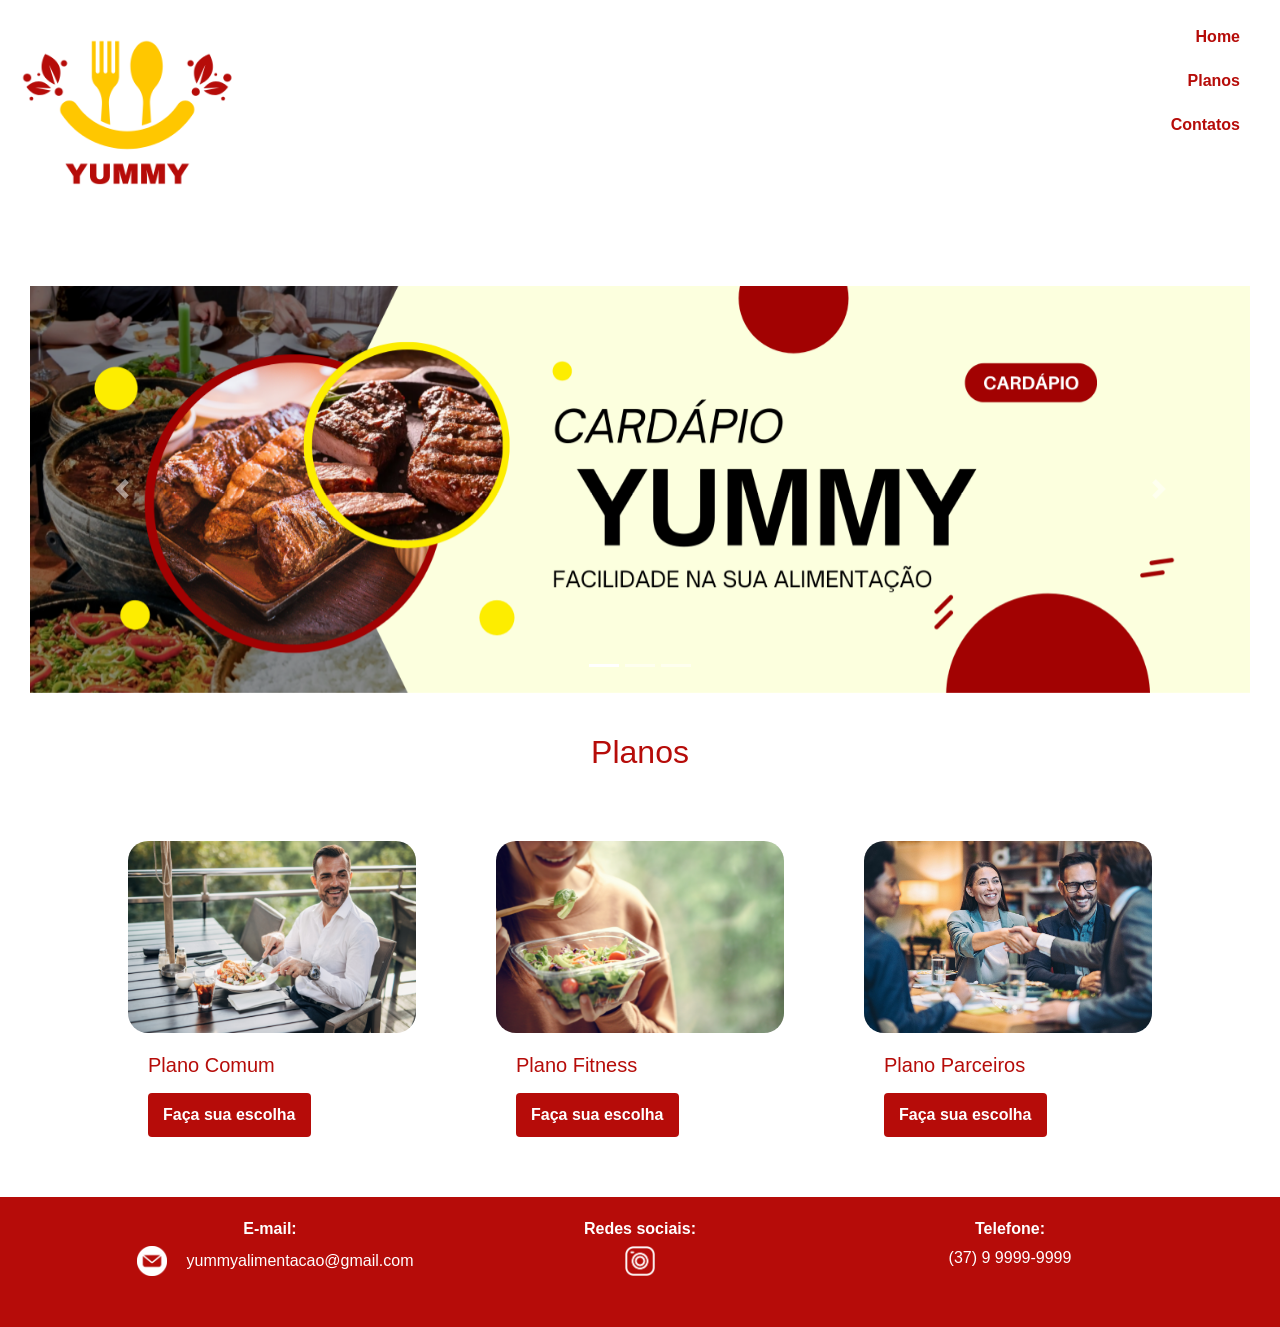
<file: planos.html>
<!DOCTYPE html>
<html lang="pt-BR">
<head>
    <meta charset="UTF-8">
    <meta name="viewport" content="width=device-width, initial-scale=1.0">
    <link rel="stylesheet" href="style.css">
    <link rel="stylesheet" href="https://stackpath.bootstrapcdn.com/bootstrap/4.1.3/css/bootstrap.min.css" integrity="sha384-MCw98/SFnGE8fJT3GXwEOngsV7Zt27NXFoaoApmYm81iuXoPkFOJwJ8ERdknLPMO" crossorigin="anonymous">
    <title>Planos</title>
</head>
<body>
    <header>
        <div class="container-fluid">
            <div class="row">
                <div class="col-logo">
                    <a href="index.html">
                    <img src="img/logo.png" alt="logo">
                </a>
                </div>
                <div class="col">
                    <ul class="nav flex-column">
                      <li class="nav-item"> 
                        <a class="nav-link active" href="index.html">Home</a>
                      </li>
                        <li class="nav-item">
                          <a class="nav-link active" href="#">Planos</a>
                        </li>
                        <li class="nav-item">
                          <a class="nav-link" href="contatos.html">Contatos</a>
                        </li>
                      </ul>
                </div>
            </div>
        </div>
    </header> 

    <div class="container-carrosel">
        <div id="carouselExampleIndicators" class="carousel slide" data-ride="carousel">
            <ol class="carousel-indicators">
                <li data-target="#carouselExampleIndicators" data-slide-to="0" class="active"></li>
                <li data-target="#carouselExampleIndicators" data-slide-to="1"></li>
                <li data-target="#carouselExampleIndicators" data-slide-to="2"></li>
            </ol>
            <div class="carousel-inner">
                <div class="carousel-item active">
                    <img class="d-block w-100" src="img/carrosel-1.png" alt="Primeiro Slide">
                </div>
                <div class="carousel-item">
                    <img class="d-block w-100" src="img/carrosel-2.png" alt="Segundo Slide">
                </div>
                <div class="carousel-item">
                    <img class="d-block w-100" src="img/carrosel-3.png" alt="Terceiro Slide">
                </div>
            </div>
            <a class="carousel-control-prev" href="#carouselExampleIndicators" role="button" data-slide="prev">
                <span class="carousel-control-prev-icon" aria-hidden="true"></span>
                <span class="sr-only">Anterior</span>
            </a>
            <a class="carousel-control-next" href="#carouselExampleIndicators" role="button" data-slide="next">
                <span class="carousel-control-next-icon" aria-hidden="true"></span>
                <span class="sr-only">Próximo</span>
            </a>
        </div>
    </div>

    <section>
        <div class="container-title">
            <h2>Planos</h2>
        </div>
        <div class="container3">
            <div class="card3" style="width: 18rem;">
                <a href="quantdias1.html">
                    <img class="card-img-top" src="img/4.png" alt="Imagem de capa do card">
                </a>    
                <div class="card-body">
                    <h5 class="card-title">Plano Comum</h5>
                    <p class="card-text"></p>
                    <a href="quantdias1.html" class="btn btn-primary">Faça sua escolha</a>
                </div>
            </div>
    
            <div class="card3" style="width: 18rem;">
                <a href="quantdias2fit.html">
                    <img class="card-img-top" src="img/2.png" alt="Imagem de capa do card">
                </a>    
                <div class="card-body">
                    <h5 class="card-title">Plano Fitness</h5>
                    <p class="card-text"></p>
                    <a href="quantdias2fit.html" class="btn btn-primary">Faça sua escolha</a>
                </div>
            </div>
    
            <div class="card3" style="width: 18rem;">
                <a href="#">
                    <img class="card-img-top" src="img/plano_parceiro.jpeg" alt="Imagem de capa do card">
                </a>    
                <div class="card-body">
                    <h5 class="card-title">Plano Parceiros</h5>
                    <p class="card-text"></p>
                    <a href="parceiros.html" class="btn btn-primary">Faça sua escolha</a>
                </div>
            </div>
        </div>
    </section>
  

    <footer>
        <div class="container">
            <div class="row">
                <div class="col-4">
                    <strong>E-mail:</strong>
                    <p><img src="img/email-logo.png" alt="Twitter" style="width: 30px; margin: 0 10px;"></a> yummyalimentacao@gmail.com</p>
                </div>
                <div class="col-4">
                    <strong>Redes sociais:</strong>
                    <p><a href="https://www.instagram.com/yummy.alimentacao24/?igsh=MWQ3aTR3ZXFkOGJoNA%3D%3D"><img src="img/instagram-logo.png" alt="Twitter" style="width: 30px; margin: 0 10px;"></a>
                    </p>
                </div>
                <div class="col-4">
                    <strong>Telefone:</strong>
                    <p>(37) 9 9999-9999</p>
                </div>
            </div>
        </div>
    </footer>

    <button id="voltarTopo" title="Voltar ao topo">↑</button>
    <script src="script.js"></script>
    <script src="https://code.jquery.com/jquery-3.3.1.slim.min.js" integrity="sha384-q8i/X+965DzO0rT7abK41JStQIAqVgRVzpbzo5smXKp4YfRvH+8abtTE1Pi6jizo" crossorigin="anonymous"></script>
    <script src="https://cdnjs.cloudflare.com/ajax/libs/popper.js/1.14.3/umd/popper.min.js" integrity="sha384-ZMP7rVo3mIykV+2+9J3UJ46jBk2VOi9GVR1CqJmXKJ3tg35j8" crossorigin="anonymous"></script>
    <script src="https://stackpath.bootstrapcdn.com/bootstrap/4.1.3/js/bootstrap.min.js" integrity="sha384-ChfqqxuZUCnJSK3+MXmPNIyE6ZbWh2IMqE241rYiqJxyMiZ6OW/JmZQ5stwEULTy" crossorigin="anonymous"></script>
</body>
</html>
</file>
<file: style.css>
/* Estilo geral */
body {
    background-color: #fff;
    font-family: 'Archivo Black', sans-serif;
    overflow-x: hidden; /* Previne barra de rolagem horizontal */
}

html, body {
    overflow-x: hidden;
}

/* Estilo para a logo */
.col-logo img {
    width: 40%;
    margin: 20px;
    max-width: 100%; /* Garantir que a logo não ultrapasse o limite */
}

/* Menu */
ul {
    align-items: center;
    justify-content: flex-end;
    display: flex;
    margin-top: 15px;
    margin-right: 10px;
}

.nav {
    display: flex;
    flex-direction: column;
    align-items: flex-end;
    margin: 15px 10px 0 0;
}

.nav .nav-link {
    color: #b60c09;
    text-decoration: none;
    font-weight: bold;
    padding: 10px 15px;
    border-radius: 30px;
    transition: color 0.3s, background-color 0.3s;
}

.nav .nav-link:hover {
    background-color: #F2B705;
    color: #bf0b0b;
}

/* Carrossel */
.container-carrosel {
    margin: 30px;
}

.carousel-inner img {
    width: 100%; /* Assegura que as imagens do carrossel ocupem toda a largura */
    height: auto;
}

/* Layout das cards */
.container3 {
    display: flex;
    flex-wrap: wrap;
    justify-content: center;
    gap: 20px; /* Espaço entre os cartões */
    margin: 20px;
}


/* Estilo de cada card */
.card3 {
    margin: 30px;
    width: 100%;
    max-width: 18rem; /* Limita o tamanho máximo dos cards */
    margin-bottom: 20px;
    transition: transform 0.3s ease, box-shadow 0.3s ease; /* Suaviza a transição */
    border-radius: 20px;
}
.card3 img{
    border-radius: 20px;
}
.card3:hover {
    transform: scale(1.05); /* Aumenta o tamanho do card */
    box-shadow: 0 4px 8px rgba(0, 0, 0, 0.2); /* Adiciona uma sombra ao card */
    transform: scale(1.05); /* Aumenta o card em 5% */
    box-shadow: 0 8px 16px rgba(0, 0, 0, 0.2); /* Adiciona uma sombra mais intensa */
    border-radius: 20px;
}

/* Botões dos cards */
.card3 .btn {
    background-color: #b60c09;
    color: #ffffff;
    font-weight: bold;
    padding: 10px 15px;
    border: none;
    transition: background-color 0.3s ease, color 0.3s ease;
}

.card3 .btn:hover {
    background-color: #F2B705;
    color: #ffffff;
    transition: transform 0.3s ease, box-shadow 0.3s ease;
    transform: scale(1.05); /* Aumenta o card em 5% */
    box-shadow: 0 8px 16px rgba(0, 0, 0, 0.2); /* Adiciona uma sombra mais intensa */
}

/* Títulos e texto */
.container-title {
    text-align: center;
    margin: 40px;
    font-size: 24px;
    font-weight: bold;
    color: #b60c09;
    
}

footer {
    background-color: #b60c09;
    color: #fff;
    padding: 20px;
    text-align: center;
    width: 100%;
}

footer .container {
    display: flex;
    justify-content: center;
    align-items: center;
    flex-direction: column; /* Empilha as colunas verticalmente em dispositivos menores */
}

footer .row {
    display: flex;
    justify-content: space-between; /* Distribui igualmente os itens em telas maiores */
    width: 100%;
}

footer .col-4 {
    text-align: center;
    margin-bottom: 15px;
}

footer .col-4 p {
    display: flex;
    justify-content: center; /* Centraliza o conteúdo horizontalmente */
    align-items: center; /* Alinha o ícone verticalmente ao texto */
    gap: 10px; /* Espaçamento entre o ícone e o texto */
}

footer .col-4 img {
    width: 30px;
    vertical-align: middle; /* Garante alinhamento vertical com o texto */
}

/* Ajustes específicos para o telefone */
footer .col-4 strong {
    display: block; /* Garante que o título "Telefone" fique em uma linha separada */
    margin-bottom: 5px;
}

footer .col-4:last-child p {
    display: flex;
    justify-content: center; /* Garante alinhamento central do telefone */
    align-items: center;
}

/* Ajustes para dispositivos móveis */
@media (max-width: 480px) {
    footer .row {
        flex-direction: column; /* Empilha as colunas */
        align-items: center; /* Centraliza os itens */
    }

    footer .col-4 {
        width: 100%; /* Cada coluna ocupa toda a largura */
    }

    footer .col-4 p {
        flex-direction: row; /* Garante que ícones e textos fiquem lado a lado */
    }
}


/* Layout do calendário */
.calendar {
    text-align: center;
    display: flex;
    align-items: center;
    justify-content: center;
    max-width: 900px;
    width: 100%;
    margin: 0 auto; /* Adicionando margem automática para centralizar */
}

h1 {
    font-size: 24px;
    color: #F2B705; /* Cor do título */
}

/* Estilizando o grid do calendário */
.calendar-grid {
    display: grid;
    grid-template-columns: repeat(4, 1fr);
    gap: 10px;
    justify-items: center; /* Alinha os itens no centro */
}

/* Estilizando cada mês */
.month {
    border-radius: 8px;
    padding: 10px;
    background-color: #F2B705; /* Cor do fundo dos meses */
    color: #333;
    text-align: center;
}

.month h3 {
    margin: 0;
    font-size: 18px;
    padding: 5px 0;
    color: #FFF; /* Cor do texto nos meses */
}

/* Estilizando os dias da semana */
.days-grid {
    display: grid;
    grid-template-columns: repeat(7, 1fr);
    gap: 5px;
}

/* Estilizando os dias */
.day {
    background-color: #F2E1AC;
    color: #333;
    border-radius: 4px;
    padding: 10px;
    cursor: pointer;
    transition: background-color 0.2s ease, color 0.2s ease;
}

.day:hover {
    background-color: #F2B705;
    color: #FFF; /* Cor ao passar o mouse */
}

/* Estilizando os dias selecionados */
.day.selected {
    background-color: #BF0B0B; /* Cor do dia selecionado */
    color: #FFF;
}

/* Estilizando o seletor de horário */
.time-selector {
    display: none;
    position: fixed;
    top: 50%;
    left: 50%;
    transform: translate(-50%, -50%);
    background-color: #333;
    color: white;
    padding: 20px;
    border-radius: 10px;
    box-shadow: 0px 0px 10px rgba(0, 0, 0, 0.5);
    text-align: center;
}

/* Estilizando os slots de horário */
.time-slot {
    background-color: #F2E1AC;
    color: #333;
    border-radius: 4px;
    padding: 5px 10px;
    cursor: pointer;
    transition: background-color 0.2s ease;
}

.time-slot.selected {
    background-color: #F2B705; /* Cor ao selecionar o horário */
    color: #FFF;
}

.time-slot:hover {
    background-color: #BF4B4B; /* Cor ao passar o mouse nos horários */
    color: #FFF;
}

/* Estilizando os botões */
button {
    background-color: #BF0B0B; /* Cor do botão */
    color: #FFF;
    border: none;
    padding: 10px 20px;
    border-radius: 5px;
    cursor: pointer;
    transition: background-color 0.2s ease;
}

button:hover {
    background-color: #BF4B4B; /* Cor do botão ao passar o mouse */
}

/* Responsividade para diferentes tamanhos de tela */

/* Para telas maiores que 768px */
@media (max-width: 768px) {
    .calendar-grid {
        grid-template-columns: repeat(2, 1fr);
    }

    .days-grid {
        grid-template-columns: repeat(4, 1fr);
    }

    .calendar-grid {
        grid-template-columns: 1fr; /* Apenas uma coluna para empilhar os meses */
        gap: 20px; /* Espaço entre os meses */
    }

    .month {
        width: 100%; /* O mês ocupa toda a largura disponível */
    }


    .calendar {
        /* Já definido como flex-direction: column; */
        max-width: 90vw; /* Ocupa quase toda a largura da tela */
      }
    
      .calendar-grid {
        /* Ajustar o número de colunas para telas menores */
        grid-template-columns: repeat(2, 1fr);
      }
    
      .month {
        /* Reduzir o padding para economizar espaço */
        padding: 10px 5px;
      }
    
      .days-grid {
        /* Ajustar o espaçamento entre os dias */
        gap: 5px;
      }
    
      .day {
        /* Reduzir o tamanho da fonte e o padding */
        font-size: 12px;
        padding: 5px;
      }


    h1 {
        font-size: 20px;
    }

    .month h3 {
        font-size: 16px;
    }

    .container3 {
        flex-direction: row;
        flex-wrap: wrap;
        justify-content: center;
    }
    
    .card3 {
        width: 45%; /* Cards ocupam 45% da largura para se ajustarem */
        margin: 15px;
        display: flex;
        align-items: center;
        justify-content: center;
        text-align: center;
    }

    .carousel-inner img {
        max-height: 350px;
    }
}

/* Para telas menores que 480px */
@media (max-width: 480px) {
    .col-logo img {
        width: 60%; /* Logo maior em telas pequenas */
    }

    .nav {
        flex-direction: row; /* Exibe os links de navegação horizontalmente */
        justify-content: center;
    }

    .nav .nav-link {
        padding: 8px 12px; /* Ajuste no espaçamento do link */
    }

    .card3 {
        width: 100%; /* Cards ocupam toda a largura */
        margin: 10px 0;
    }

    .carousel-inner img {
        height: auto; /* Garante que o carrossel seja adaptável */
    }

    footer {
        font-size: 14px;
    }


    .container-title {
        font-size: 18px;
    }

    .calendar {
        max-width: 100%; /* Ajusta o tamanho total para ocupar a largura da tela */
        padding: 10px; /* Espaçamento interno */
    }

    .calendar-grid {
        grid-template-columns: 1fr;
    }


    .month {
        width: 100%; /* Mantém o mês centralizado e com largura total */
        padding: 10px; /* Reduz o espaçamento interno do mês */
        font-size: 16px; /* Reduz o tamanho do texto do nome do mês */
    }

    .month h3 {
        font-size: 18px; /* Ajusta o tamanho do título dos meses */
        margin-bottom: 10px;
    }

    .days-grid {
        grid-template-columns: repeat(7, 1fr); /* Mantém os dias em 7 colunas */
        gap: 5px; /* Reduz o espaçamento entre os dias */
    }

    .day {
        font-size: 12px; /* Diminui o tamanho dos números */
        padding: 8px; /* Reduz o espaço interno dos dias */
        border-radius: 3px; /* Ajusta as bordas arredondadas */
    }

    .container3 {
        flex-direction: column; /* Empilha os cartões verticalmente */
        align-items: center; /* Centraliza os cartões */
    }

   
}



/* Seções de texto e títulos */
.container-title2,
.container-title3,
.container193 {
    display: flex;
    justify-content: center;
    align-items: center;
    margin: 30px ;
    
}

/* Botão de ação */
.escolher-pratos {
    background-color: #BF0B0B;
    color: #fff;
    padding: 10px 20px;
    border: none;
    cursor: pointer;
    font-size: 16px;
    transition: background-color 0.3s ease;
}

.escolher-pratos:hover {
    background-color: #F2B705;
}

/* Ajustando a imagem do Instagram */
.insta img {
    width: 10%;
    margin-top: 10px;
}
#selected-times-list {
    list-style-type: none;
    padding: 0;
    margin: 0;
  }
  
  #selected-times-list li {
    margin-bottom: 10px;
  }


/* Estilo para os cards */
.card {
    width: 100%;
    max-width: 18rem; /* Todos os cards terão o mesmo tamanho máximo */
    margin: 15px auto; /* Centraliza os cards horizontalmente */
    background-color: #F2E1AC; /* Cor de fundo do card ajustada para combinar com o site */
    border-radius: 30px;
    box-shadow: 0px 4px 8px rgba(0, 0, 0, 0.1); /* Adiciona uma leve sombra */
    text-align: center; /* Centraliza o conteúdo do card */
    padding: 15px; /* Espaçamento interno */
    transition: transform 0.3s ease, box-shadow 0.3s ease; /* Animações para hover */
}

.card:hover {
    transform: scale(1.05); /* Efeito de crescimento ao passar o mouse */
    box-shadow: 0px 6px 12px rgba(0, 0, 0, 0.2); /* Aumenta a sombra no hover */
}

/* Estilo para os títulos dos cards */
.card h3 {
    font-size: 1.25rem; /* Ajuste no tamanho da fonte */
    color: #BF0B0B; /* Cor do título em harmonia com o site */
    margin: 10px 0;
}

/* Estilo para os textos dos cards */
.card p {
    font-size: 0.9rem;
    color: #333;
    margin-bottom: 15px;
}

/* Estilizando o container da checkbox */
/* Estilizando o container da checkbox */
.card label {
    display: flex;
    align-items: center;
    margin-top: 10px;
    cursor: pointer;
    font-weight: bold;
    color: #BF0B0B; /* Cor do texto */
    font-size: 14px;
    transition: color 0.3s ease;
}

.card label:hover {
    color: #F2B705; /* Cor ao passar o mouse no texto */
}

/* Removendo o estilo padrão da checkbox */
.card input[type="checkbox"] {
    appearance: none; /* Remove o estilo padrão */
    -webkit-appearance: none;
    width: 20px;
    height: 20px;
    border: 2px solid #BF0B0B; /* Borda da checkbox */
    border-radius: 5px; /* Bordas arredondadas */
    background-color: #FFF; /* Fundo padrão */
    cursor: pointer;
    transition: all 0.3s ease;
    margin-right: 10px; /* Espaço entre o checkbox e o texto */
    display: inline-flex; /* Garante alinhamento interno */
    justify-content: center; /* Centraliza conteúdo horizontalmente */
    align-items: center; /* Centraliza conteúdo verticalmente */
}

/* Estilo quando marcada */
.card input[type="checkbox"]:checked {
    background-color: #BF0B0B; /* Fundo ao ser marcado */
    border-color: #F2B705; /* Borda ao ser marcado */
    position: relative;
}

.card input[type="checkbox"]:checked::after {
    content: '✓'; /* Adiciona o ícone de marcação */
    color: #FFF;
    font-size: 14px;
    font-weight: bold;
    position: absolute;
    top: 50%;
    left: 50%;
    transform: translate(-50%, -50%); /* Centraliza usando transform */
}


/* Estilizando as imagens dentro dos cards */
.card img {
    width: 100%; /* As imagens ocuparão toda a largura do card */
    height: 200px; /* Altura fixa para todas as imagens */
    object-fit: cover; /* Ajusta a imagem para preencher o espaço sem distorção */
    border-radius: 8px; /* Bordas arredondadas */
    margin-bottom: 10px;
}




/* Estilizando a barra de rolagem */
::-webkit-scrollbar {
    width: 12px;
    background-color: #F2F2F2; /* Cor de fundo da barra de rolagem */
}

/* Estilo do "thumb", a parte que desliza */
::-webkit-scrollbar-thumb {
    background-color: #b60c09; /* Cor principal do thumb */
    border-radius: 10px; /* Borda arredondada */
    border: 3px solid #F2E1AC; /* Borda ao redor do thumb */
}

/* Estilo do thumb ao passar o mouse */
::-webkit-scrollbar-thumb:hover {
    background-color: #F2B705; /* Cor do thumb ao passar o mouse */
}

/* Estilo do canto da barra de rolagem (quando há dois eixos) */
::-webkit-scrollbar-corner {
    background-color: #F2E1AC;
}




/* Estilos do botão de "voltar ao topo" */
#voltarTopo {
    position: fixed;
    bottom: 20px; /* Distância da borda inferior */
    right: 20px; /* Distância da borda direita */
    background-color: #BF0B0B; /* Cor inicial */
    color: white;
    border: 1px solid #f2f2f2; /* Borda ao redor do botão */
    border-radius: 50%;
    cursor: pointer;
    font-size: 20px; /* Tamanho da seta */
    line-height: 1; /* Ajusta o espaçamento vertical */
    display: none; /* Esconde o botão inicialmente */
    transition: background-color 0.3s ease;
    z-index: 1000; /* Certifique-se de que está acima de outros elementos */
    width: 50px;
    height: 50px;
    
    /* Flexbox para centralizar a seta */
    display: flex;
    justify-content: center;
    align-items: center;
}




/* Efeito hover com troca de cores */
#voltarTopo:hover {
    background-color: #F2B705; /* Primeira cor de hover */
}

#voltarTopo:active {
    background-color: #F2C84B; /* Segunda cor de hover */
}

.card-title {
    color: #b60c09;
}
.card-des {
    color: black;
    
}


.container-qr {
    display: flex;
    justify-content: center;
    align-items: center;
    margin: 40px;
    border-radius: 10px;
}

.container-qr img {
    border-radius: 30px;
    width: 100%;
    height: 100%;
}


/* Container de Feedback */
.feedback-container {
    max-width: 600px; /* Aumentei a largura máxima */
    width: 90%; /* Ajustável para telas menores */
    margin: 40px auto; /* Adicionei uma margem de 40px em cima e embaixo */
    padding: 30px; /* Aumentei o espaçamento interno */
    border: 2px solid #b60c09;
    border-radius: 10px;
    background-color: #F2E1AC;
    box-shadow: 0px 4px 8px rgba(0, 0, 0, 0.1); /* Adicionei sombra para destaque */
}

.feedback-container h2 {
    font-size: 28px; /* Aumentei o tamanho do título */
    color: #b60c09;
    margin-bottom: 20px;
}

/* Botões de Feedback */
.feedback-options {
    display: flex;
    justify-content: space-evenly; /* Espaçamento uniforme entre os botões */
    flex-wrap: wrap; /* Ajusta para quebrar linha em telas menores */
    gap: 15px; /* Espaçamento adicional entre os botões */
}

.feedback-options button {
    padding: 15px 30px; /* Aumentei o tamanho do botão */
    border: 2px solid #b60c09;
    border-radius: 30px;
    font-size: 18px; /* Aumentei o tamanho da fonte */
    cursor: pointer;
    background-color: #FFF;
    color: #b60c09;
    display: flex;
    align-items: center;
    gap: 10px; /* Espaçamento entre texto e emoji */
    transition: all 0.3s ease;
}

.feedback-options button:hover {
    background-color: #F2B705;
    color: #FFF;
}

.feedback-result {
    margin-top: 30px;
    font-size: 20px; /* Texto maior para destaque */
    color: #333;
    font-weight: bold;
}


.passo1 {
    text-align: center;
    padding: 50px 20px;
}

.passo1 h1 {
    color: #b71c1c; /* Vermelho */
    font-size: 2.5em;
    margin-bottom: 30px;
}

.passo1-cards {
    display: flex;
    justify-content: center;
    gap: 20px;
    flex-wrap: wrap;
}

.passo1-card {
    background-color: #fff;
    border-radius: 10px;
    box-shadow: 0 4px 6px rgba(0, 0, 0, 0.1);
    padding: 20px;
    width: 400px; /* Aumenta a largura padrão */
    text-align: center;
    transition: transform 0.3s ease, box-shadow 0.3s ease;
}


.passo1-card:hover {
    transform: scale(1.05); /* Aumenta o card em 5% */
    box-shadow: 0 8px 16px rgba(0, 0, 0, 0.2); /* Adiciona uma sombra mais intensa */
}

.passo1-number {
    color: #b71c1c; /* Vermelho */
    font-size: 3em;
    margin: 0;
}

.passo1-title {
    font-size: 1.5em;
    color: #333;
    margin: 10px 0;
    font-weight: bold;
}

.passo1-text {
    font-size: 1em;
    color: #666;
    line-height: 1.5;
}

.container194 {
    display: flex;
    justify-content: center;
    align-items: center;
    margin: 30px;
}


.comecar {
    font-size: 24px; /* Aumenta o tamanho da fonte */
    padding: 20px 40px; /* Tamanho do botão */
    border-radius: 12px; /* Bordas arredondadas */
    background-color: #BF0B0B; /* Cor inicial de fundo */
    color: #F2F2F2; /* Cor do texto */
    border: none; /* Remove a borda padrão */
    cursor: pointer; /* Indica que o botão é clicável */
    text-align: center; /* Centraliza o texto */
    display: flex;
    justify-content: center; /* Garante que o texto esteja centralizado horizontalmente */
    align-items: center; /* Garante que o texto esteja centralizado verticalmente */
    transition: background-color 0.3s ease, color 0.3s ease, transform 0.2s ease; /* Efeitos de transição */
    
}

/* Efeito hover */
.comecar:hover {
    background-color: #F2B705; /* Cor de fundo ao passar o mouse */
    color: #BF0B0B; /* Cor do texto ao passar o mouse */
    transform: scale(1.05); /* Aumenta o card em 5% */
    box-shadow: 0 8px 16px rgba(0, 0, 0, 0.2); /* Adiciona uma sombra mais intensa */
}

/* Efeito de foco (quando o botão é clicado ou recebe o foco) */
.comecar:focus {
    outline: none; /* Remove o contorno padrão ao focar */
    background-color: #F2B705; /* Cor de fundo ao focar */
    color: #BF0B0B; /* Cor do texto ao focar */
}

/* Garantir que o link não tenha sublinhado */
.comecar a {
    text-decoration: none; /* Remove sublinhado do link */
}

/* Remover sublinhado do link mesmo no efeito hover */
.comecar a:hover {
    text-decoration: none; /* Remove sublinhado ao passar o mouse */
}



.form-group label {
    color: #BF0B0B; /* Cor dos labels */
    font-size: 1rem;
}

.form-control {
    border-radius: 8px;
    padding: 10px;
    border: 1px solid #F2B705; /* Cor das bordas dos campos */
    transition: border-color 0.3s, box-shadow 0.3s;
}

.form-control:focus {
    border-color: #BF0B0B; /* Cor das bordas ao focar */
    box-shadow: 0 0 8px rgba(191, 11, 11, 0.6); /* Sombra no foco */
}

button[type="submit"] {
    background-color: #BF0B0B; /* Cor do botão */
    color: #f2f2f2; /* Cor do texto do botão */
    border: none;
    padding: 10px 20px;
    border-radius: 25px;
    cursor: pointer;
    font-size: 1rem;
    transition: background-color 0.3s ease, color 0.3s ease, transform 0.2s ease; /* Efeitos de transição */
    
}

button[type="submit"]:hover {
    background-color: #F2B705; /* Cor de hover no botão */
    color: #F2F2F2; /* Cor do texto do botão ao passar o mouse */
    transform: scale(1.05); /* Efeito de aumento */
}

.container-maps {
    display: flex;
    justify-content: center;
    align-items: center;
}




/* Alinhamento geral dos planos */
.plano-item {
    display: flex;
    justify-content: space-between;
    border-bottom: 1px solid #ddd;
    padding: 10px 0;
    margin-bottom: 10px;
}

.plano-info {
    
    display: flex;
}
    


.plano-preco {
    font-weight: bold;
    font-size: 1.2em;
    color: #333;
}

/* Estilo para o formulário */
.container4 {
    max-width: 600px;
    border: 1px solid #ddd;
    border-radius: 10px;
    box-shadow: 0 0 10px rgba(0,0,0,0.1);
    border-collapse: collapse;
    width: 100%;
}

/* Estilo do botão */
.btn-escolher-dias {
    background-color: #BF0B0B; /* Cor do fundo */
    color: #fff; /* Cor do texto */
    border: none; /* Remove a borda */
    padding: 15px; /* Espaçamento interno */
    font-size: 18px; /* Tamanho da fonte */
    width: 100%; /* Largura total */
    cursor: pointer; /* Cursor de clique */
    text-align: center; /* Alinhamento do texto */
    border-radius: 5px; /* Bordas arredondadas */
}

/* Efeito de hover no botão */
.btn-escolher-dias:hover {
    background-color: #9c0a0a; /* Cor de fundo ao passar o mouse */
}

/* Adicionando um cursor de pointer para indicar que a imagem pode ser clicada */
.img-clickable {
    cursor: pointer;
    transition: transform 0.3s ease;
}

.img-clickable:hover {
    transform: scale(1.05);
}

/* Estilo para o modal */
.modal {
    display: none;
    position: fixed;
    z-index: 1050;
    left: 0;
    top: 0;
    width: 100%;
    height: 100%;
    overflow: auto;
    background-color: rgba(0, 0, 0, 0.5); /* Fundo escuro */
}

.modal-dialog {
    max-width: 80%;
    margin: 10% auto;
}

.modal-body {
    text-align: center;
}

.modal-footer {
    display: flex;
    justify-content: center;
}
</file>
